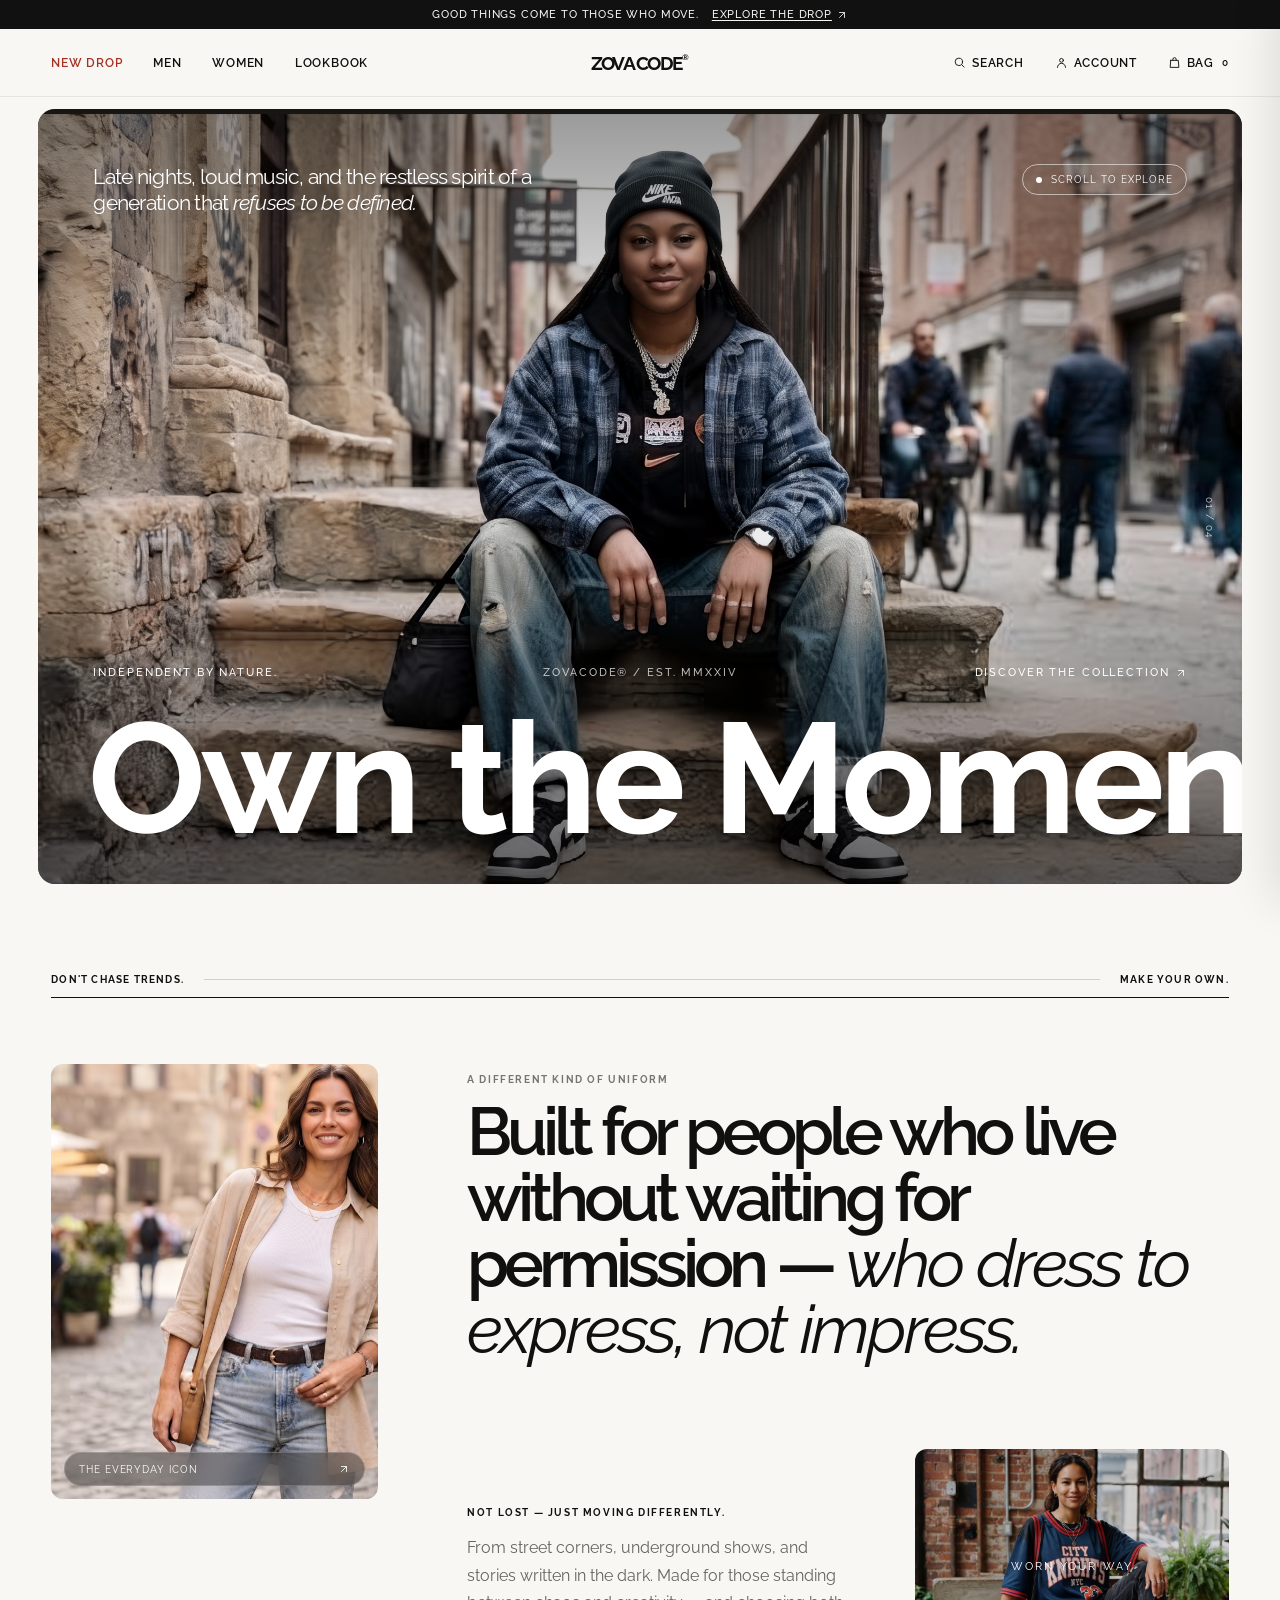
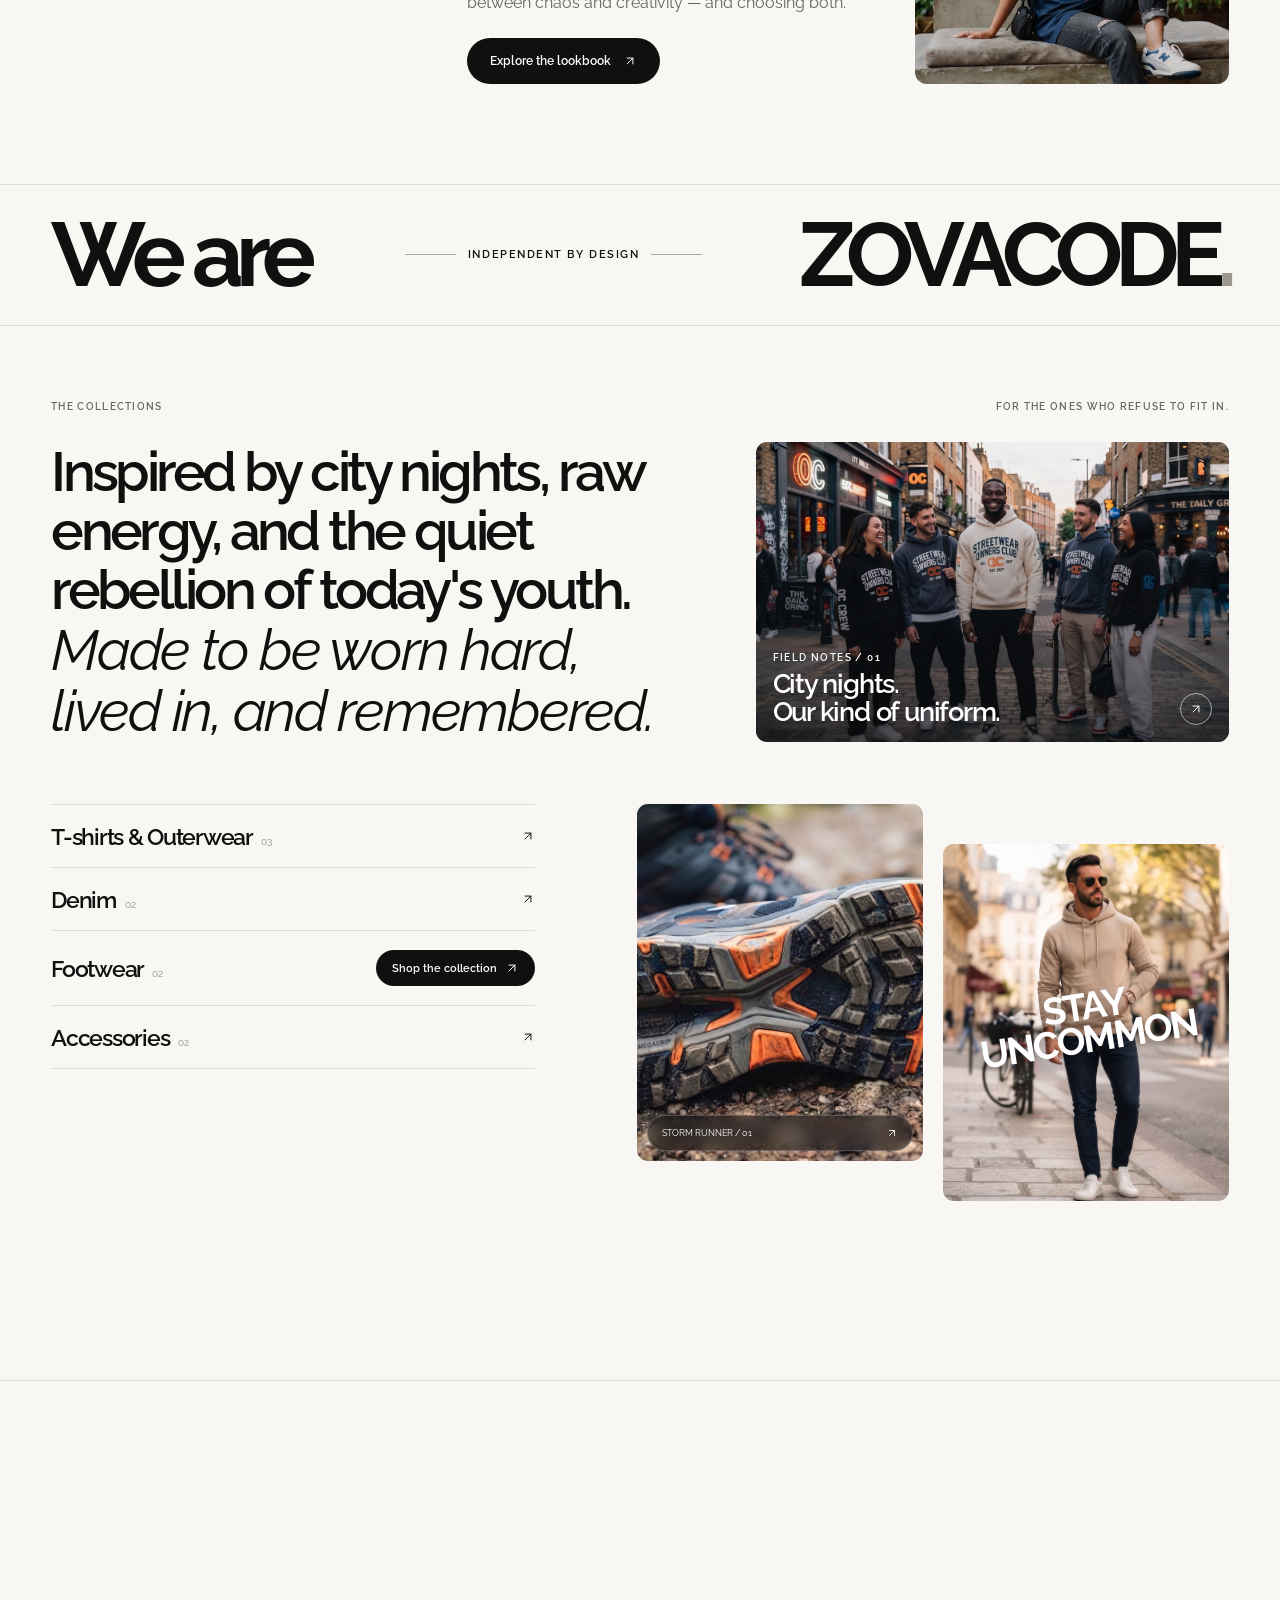
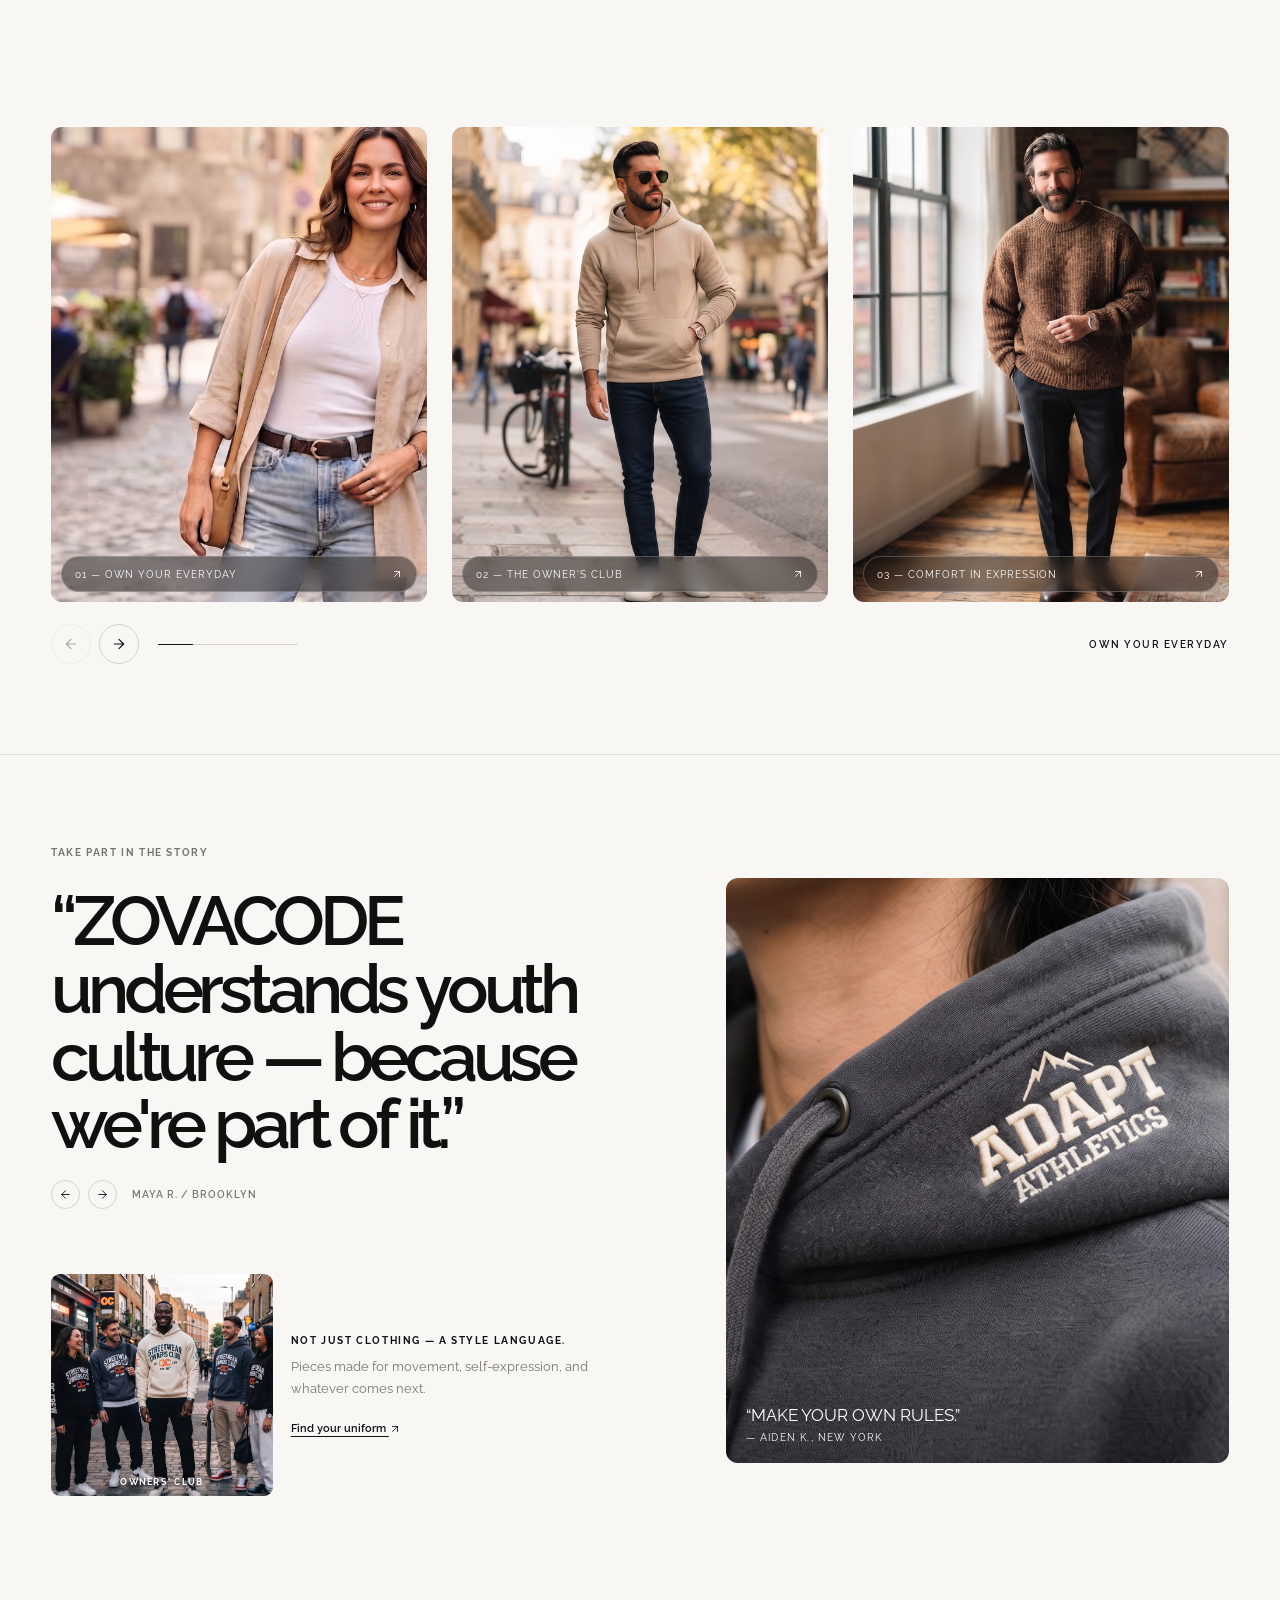
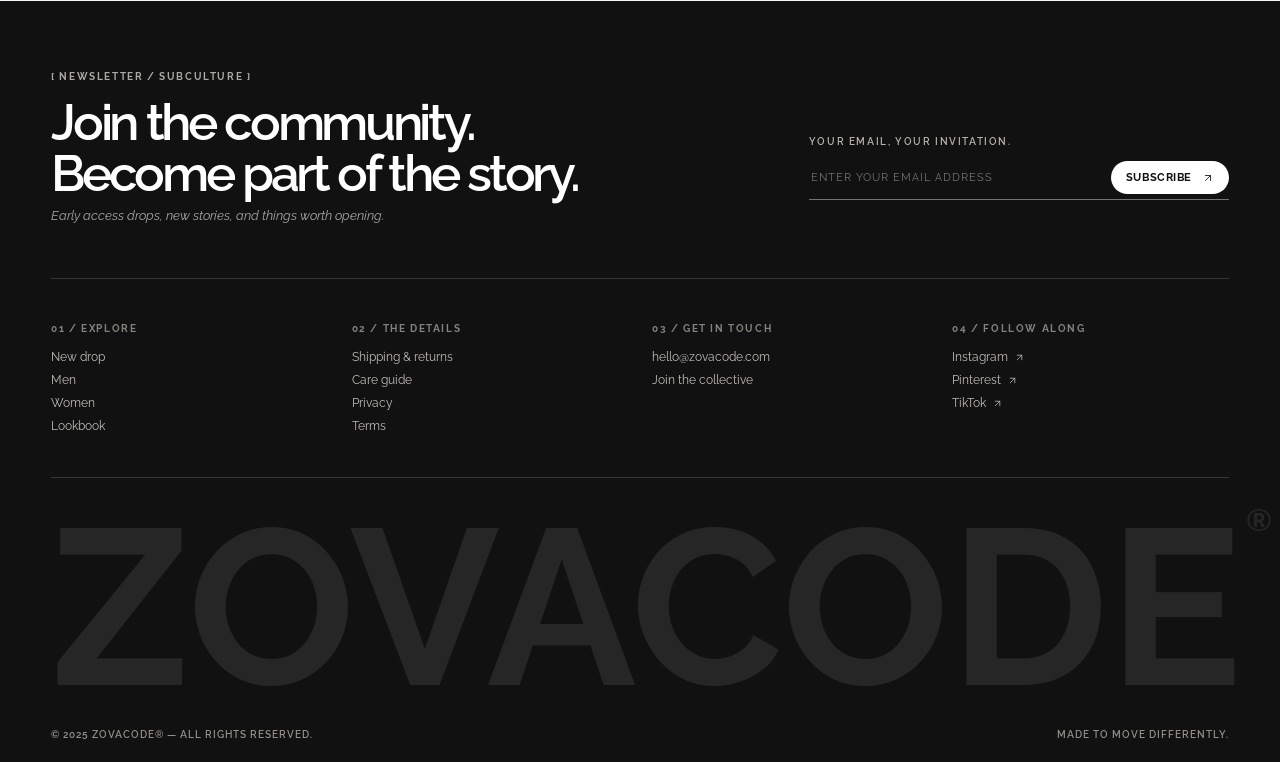
<file: index.html>
<!doctype html>
<html lang="en">
  <head>
    <meta charset="UTF-8" />
    <meta name="viewport" content="width=device-width, initial-scale=1.0" />
    <meta
      name="description"
      content="ZOVACODE — streetwear for people who move differently. Explore the latest collection and find your frequency."
    />
    <meta name="theme-color" content="#f8f7f4" />
    <title>ZOVACODE® — Own the Moment</title>
    <link rel="preconnect" href="https://fonts.googleapis.com" />
    <link rel="preconnect" href="https://fonts.gstatic.com" crossorigin />
    <link
      href="https://fonts.googleapis.com/css2?family=Raleway:ital,wght@0,400;0,500;0,600;0,700;1,400;1,500;1,600;1,700&display=swap"
      rel="stylesheet"
    />
    <link rel="stylesheet" href="style.css?v=hero-video-1" />
    <script src="app.js?v=hero-video-1" defer></script>
  </head>
  <body>
    <svg class="icon-library" aria-hidden="true" focusable="false" xmlns="http://www.w3.org/2000/svg">
      <symbol id="icon-arrow-up-right" viewBox="0 0 24 24"><path d="M7 17 17 7M7 7h10v10" /></symbol>
      <symbol id="icon-arrow-left" viewBox="0 0 24 24"><path d="M19 12H5m7 7-7-7 7-7" /></symbol>
      <symbol id="icon-arrow-right" viewBox="0 0 24 24"><path d="M5 12h14m-7-7 7 7-7 7" /></symbol>
      <symbol id="icon-bag" viewBox="0 0 24 24"><path d="M5 8h14l1 13H4L5 8Z" /><path d="M9 8V6a3 3 0 0 1 6 0v2" /></symbol>
      <symbol id="icon-search" viewBox="0 0 24 24"><circle cx="10.8" cy="10.8" r="6.8" /><path d="m16 16 4.5 4.5" /></symbol>
      <symbol id="icon-user" viewBox="0 0 24 24"><circle cx="12" cy="8" r="3.5" /><path d="M4.5 21a7.5 7.5 0 0 1 15 0" /></symbol>
      <symbol id="icon-menu" viewBox="0 0 24 24"><path d="M4 7h16M4 12h16M4 17h16" /></symbol>
      <symbol id="icon-x" viewBox="0 0 24 24"><path d="m18 6-12 12M6 6l12 12" /></symbol>
      <symbol id="icon-plus" viewBox="0 0 24 24"><path d="M12 5v14M5 12h14" /></symbol>
      <symbol id="icon-minus" viewBox="0 0 24 24"><path d="M5 12h14" /></symbol>
    </svg>

    <div class="announcement">
      <p>GOOD THINGS COME TO THOSE WHO MOVE. <a href="#collections">EXPLORE THE DROP <svg class="icon icon-arrow" aria-hidden="true"><use href="#icon-arrow-up-right" /></svg></a></p>
    </div>

    <header class="site-header">
      <div class="header-inner">
        <button class="menu-toggle icon-button" type="button" aria-label="Open menu" aria-expanded="false" aria-controls="primary-nav">
          <svg class="icon menu-open-icon" aria-hidden="true"><use href="#icon-menu" /></svg>
          <svg class="icon menu-close-icon" aria-hidden="true"><use href="#icon-x" /></svg>
        </button>
        <nav class="primary-nav" id="primary-nav" aria-label="Main navigation">
          <a class="sale-link" href="#collections" data-category-link="Sale">New drop</a>
          <a href="men.html">Men</a>
          <a href="women.html">Women</a>
          <a href="#lookbook">Lookbook</a>
          <button class="mobile-account" type="button" data-open-account>Account <svg class="icon icon-arrow" aria-hidden="true"><use href="#icon-arrow-up-right" /></svg></button>
        </nav>
        <a class="wordmark" href="#" aria-label="ZOVACODE home">ZOVA<span>CODE</span><sup>®</sup></a>
        <div class="header-actions">
          <button class="text-button search-trigger" type="button" data-open-search><svg class="icon" aria-hidden="true"><use href="#icon-search" /></svg>Search</button>
          <button class="text-button account-trigger" type="button" data-open-account><svg class="icon" aria-hidden="true"><use href="#icon-user" /></svg>Account</button>
          <button class="text-button cart-trigger" type="button" data-open-cart><svg class="icon" aria-hidden="true"><use href="#icon-bag" /></svg>Bag <span class="cart-count" aria-live="polite">0</span></button>
        </div>
      </div>
    </header>

    <main>
      <section class="hero page-gutter" aria-labelledby="hero-title">
        <div class="hero-card">
          <video class="hero-video" autoplay muted loop playsinline preload="metadata" poster="assets/hero-city.jpg" aria-hidden="true">
            <source src="assets/hero-streetwear.mp4" type="video/mp4" />
          </video>
          <div class="hero-shade"></div>
          <div class="hero-top">
            <p>Late nights, loud music, and the restless spirit of a generation that <em>refuses to be defined.</em></p>
            <a class="scroll-pill" href="#manifesto"><span class="scroll-dot"></span> Scroll to explore</a>
          </div>
          <div class="hero-meta">
            <span>Independent by nature.</span>
            <span class="hero-edition">ZOVACODE® / EST. MMXXIV</span>
            <a href="#collections">Discover the collection <svg class="icon icon-arrow" aria-hidden="true"><use href="#icon-arrow-up-right" /></svg></a>
          </div>
          <h1 id="hero-title">Own the<br class="mobile-break" /> Moment<span>.</span></h1>
          <span class="hero-index" aria-hidden="true">01 / 04</span>
        </div>
      </section>

      <section class="manifesto section-wrap" id="manifesto">
        <div class="section-rule">
          <span>DON'T CHASE TRENDS.</span>
          <span class="rule-line"></span>
          <span>MAKE YOUR OWN.</span>
        </div>
        <div class="manifesto-grid">
          <figure class="image-frame manifesto-portrait reveal">
            <img
              src="assets/manifesto-knit.jpg"
              alt="A woman in layered neutral streetwear on a city street"
              loading="lazy"
            />
            <figcaption class="image-caption"><span>THE EVERYDAY ICON</span><svg class="icon icon-arrow" aria-hidden="true"><use href="#icon-arrow-up-right" /></svg></figcaption>
          </figure>
          <div class="manifesto-copy">
            <p class="eyebrow">A DIFFERENT KIND OF UNIFORM</p>
            <h2>Built for <span class="word-hover-image" tabindex="0"><span class="word-hover-label">people</span><span class="word-hover-card" aria-hidden="true"><img src="assets/manifesto-knit.jpg" alt="" /><span>WORN YOUR WAY</span></span></span> who live without waiting for <span class="word-hover-image word-hover-image-permission" tabindex="0"><span class="word-hover-label">permission</span><span class="word-hover-card" aria-hidden="true"><img src="assets/city-look.jpg" alt="" /><span>MOVE DIFFERENTLY</span></span></span> — <em>who dress to express, not <span class="word-hover-image word-hover-image-impress" tabindex="0"><span class="word-hover-label">impress</span><span class="word-hover-card" aria-hidden="true"><img src="assets/manifesto-streetwear.jpg" alt="" /><span>MAKE IT YOURS</span></span></span>.</em></h2>
            <div class="manifesto-bottom">
              <div class="manifesto-note">
                <p class="eyebrow">NOT LOST — JUST MOVING DIFFERENTLY.</p>
                <p>From street corners, underground shows, and stories written in the dark. Made for those standing between chaos and creativity — and choosing both.</p>
                <a class="pill-button pill-dark" href="#lookbook">Explore the lookbook <svg class="icon icon-arrow" aria-hidden="true"><use href="#icon-arrow-up-right" /></svg></a>
              </div>
              <figure class="image-frame manifesto-secondary">
                <img
                  src="assets/manifesto-streetwear.jpg"
                  alt="A woman in a graphic blue jersey and relaxed jeans"
                  loading="lazy"
                />
                <figcaption class="secondary-mark">WORN YOUR WAY</figcaption>
              </figure>
            </div>
          </div>
        </div>
      </section>

      <section class="manifesto-banner" aria-label="Brand manifesto">
        <span>We are</span>
        <span class="banner-center"><i></i> Independent by design <i></i></span>
        <span>ZOVACODE<span class="banner-period">.</span></span>
      </section>

      <section class="collections section-wrap" id="collections">
        <div class="section-kicker"><span>THE COLLECTIONS</span><span>FOR THE ONES WHO REFUSE TO FIT IN.</span></div>
        <div class="collections-heading">
          <h2>Inspired by city nights, raw energy, and the quiet rebellion of today's youth. <em>Made to be worn hard, lived in, and remembered.</em></h2>
          <a class="collections-feature" href="#lookbook" aria-label="Explore the ZOVACODE Owners' Club lookbook">
            <img src="assets/owners-club.jpg" alt="A group of friends in coordinated streetwear on a city street" loading="lazy" />
            <span class="collections-feature-shade"></span>
            <span class="collections-feature-content">
              <span>FIELD NOTES / 01</span>
              <strong>City nights.<br />Our kind of uniform.</strong>
              <svg class="icon icon-arrow" aria-hidden="true"><use href="#icon-arrow-up-right" /></svg>
            </span>
          </a>
        </div>
        <div class="collection-grid">
          <div class="category-list" role="group" aria-label="Shop by category">
            <button type="button" class="category-row" data-category="T-shirts & Outerwear"><span>T-shirts &amp; Outerwear <small>03</small></span><svg class="icon icon-arrow" aria-hidden="true"><use href="#icon-arrow-up-right" /></svg></button>
            <button type="button" class="category-row" data-category="Denim"><span>Denim <small>02</small></span><svg class="icon icon-arrow" aria-hidden="true"><use href="#icon-arrow-up-right" /></svg></button>
            <button type="button" class="category-row category-featured" data-category="Footwear"><span>Footwear <small>02</small></span><span class="category-cta">Shop the collection <svg class="icon icon-arrow" aria-hidden="true"><use href="#icon-arrow-up-right" /></svg></span></button>
            <button type="button" class="category-row" data-category="Accessories"><span>Accessories <small>02</small></span><svg class="icon icon-arrow" aria-hidden="true"><use href="#icon-arrow-up-right" /></svg></button>
            <p class="category-footnote">FIND YOUR FIT. KEEP YOUR EDGE.</p>
            <article class="category-promo">
              <img src="assets/hoodie-detail.jpg" alt="Close detail of a heavyweight graphic hoodie" loading="lazy" />
              <div class="category-promo-copy">
                <p class="eyebrow">THE DAILY ROTATION</p>
                <strong>Made for movement. Kept for the stories.</strong>
                <a class="text-link" href="#lookbook">Explore the lookbook <svg class="icon icon-arrow" aria-hidden="true"><use href="#icon-arrow-up-right" /></svg></a>
              </div>
            </article>
          </div>
          <div class="collection-visuals">
            <a class="collection-photo collection-photo-tall" href="#lookbook" aria-label="Explore the Storm Runner" data-collection-photo="0">
              <img src="assets/storm-runner.jpg" alt="Close detail of a chunky technical sneaker" loading="lazy" />
              <span class="photo-label"><span data-collection-photo-label>Storm Runner / 01</span><svg class="icon icon-arrow" aria-hidden="true"><use href="#icon-arrow-up-right" /></svg></span>
            </a>
            <a class="collection-photo collection-photo-offset" href="#lookbook" aria-label="Explore the streetwear collection" data-collection-photo="1">
              <img src="assets/city-look.jpg" alt="A complete streetwear look, styled for the city" loading="lazy" />
              <span class="collection-stamp">STAY<br />UNCOMMON</span>
            </a>
            <p class="collection-caption">Originality is louder than the crowd.<br /><span>Pieces for the in-between moments.</span></p>
          </div>
        </div>
      </section>

      <section class="lookbook section-wrap" id="lookbook">
        <div class="lookbook-heading">
          <h2>Find your style —<br />find your frequency.</h2>
          <div class="lookbook-intro">
            <div><p class="eyebrow">THE YOUTH COLLECTIVE</p><p>Musicians, skaters, designers, photographers, dreamers, and rebels. There's room for you in the story.</p></div>
            <a class="pill-button pill-outline" href="#community">Meet the collective <svg class="icon icon-arrow" aria-hidden="true"><use href="#icon-arrow-up-right" /></svg></a>
          </div>
        </div>
        <div class="lookbook-grid" id="lookbook-track" role="region" aria-label="Lookbook collection" aria-roledescription="carousel" tabindex="0">
          <figure class="look-card look-card-one" role="group" aria-roledescription="slide" aria-label="1 of 6">
            <img src="assets/lookbook-everyday.jpg" alt="Everyday layers for a late afternoon in the city" loading="lazy" />
            <figcaption><span>01 — OWN YOUR EVERYDAY</span><svg class="icon icon-arrow" aria-hidden="true"><use href="#icon-arrow-up-right" /></svg></figcaption>
          </figure>
          <figure class="look-card look-card-two" role="group" aria-roledescription="slide" aria-label="2 of 6">
            <img src="assets/lookbook-club.jpg" alt="A model in a neutral hoodie walking through the city" loading="lazy" />
            <figcaption><span>02 — THE OWNER'S CLUB</span><svg class="icon icon-arrow" aria-hidden="true"><use href="#icon-arrow-up-right" /></svg></figcaption>
          </figure>
          <figure class="look-card look-card-three" role="group" aria-roledescription="slide" aria-label="3 of 6">
            <img src="assets/lookbook-knit.jpg" alt="Warm knitwear meets a refined, relaxed fit" loading="lazy" />
            <figcaption><span>03 — COMFORT IN EXPRESSION</span><svg class="icon icon-arrow" aria-hidden="true"><use href="#icon-arrow-up-right" /></svg></figcaption>
          </figure>
          <figure class="look-card look-card-four" role="group" aria-roledescription="slide" aria-label="4 of 6">
            <img src="assets/owners-club.jpg" alt="A group of friends in coordinated streetwear on a city street" loading="lazy" />
            <figcaption><span>04 — STREETWEAR, TOGETHER</span><svg class="icon icon-arrow" aria-hidden="true"><use href="#icon-arrow-up-right" /></svg></figcaption>
          </figure>
          <figure class="look-card look-card-five" role="group" aria-roledescription="slide" aria-label="5 of 6">
            <img src="assets/hero-city.jpg" alt="A woman in layered streetwear sitting on city steps" loading="lazy" />
            <figcaption><span>05 — OWN THE CITY</span><svg class="icon icon-arrow" aria-hidden="true"><use href="#icon-arrow-up-right" /></svg></figcaption>
          </figure>
          <figure class="look-card look-card-six" role="group" aria-roledescription="slide" aria-label="6 of 6">
            <img src="assets/manifesto-streetwear.jpg" alt="A woman wearing a graphic blue jersey with relaxed streetwear" loading="lazy" />
            <figcaption><span>06 — COURT TO CONCRETE</span><svg class="icon icon-arrow" aria-hidden="true"><use href="#icon-arrow-up-right" /></svg></figcaption>
          </figure>
        </div>
        <div class="lookbook-progress">
          <div class="lookbook-slider-controls" role="group" aria-label="Lookbook controls">
            <button type="button" data-lookbook-step="-1" aria-label="Previous lookbook items" aria-controls="lookbook-track" disabled><svg class="icon" aria-hidden="true"><use href="#icon-arrow-left" /></svg></button>
            <button type="button" data-lookbook-step="1" aria-label="Next lookbook items" aria-controls="lookbook-track"><svg class="icon" aria-hidden="true"><use href="#icon-arrow-right" /></svg></button>
          </div>
          <div class="lookbook-progress-track" role="progressbar" aria-label="Lookbook position" aria-valuemin="0" aria-valuemax="100" aria-valuenow="25" aria-valuetext="Showing items 1 through 3 of 6">
            <span data-lookbook-progress></span>
          </div>
          <p data-lookbook-caption>OWN YOUR EVERYDAY</p>
          <span class="sr-only" data-lookbook-status aria-live="polite">Showing items 1 through 3 of 6</span>
        </div>
      </section>

      <section class="community section-wrap" id="community">
        <div class="community-copy">
          <p class="eyebrow">TAKE PART IN THE STORY</p>
          <div class="quote-block">
            <blockquote id="community-quote">“ZOVACODE understands youth culture — because we're part of it.”</blockquote>
            <div class="quote-controls">
              <button type="button" data-quote-step="-1" aria-label="Previous story"><svg class="icon" aria-hidden="true"><use href="#icon-arrow-left" /></svg></button>
              <button type="button" data-quote-step="1" aria-label="Next story"><svg class="icon" aria-hidden="true"><use href="#icon-arrow-right" /></svg></button>
              <span id="quote-credit">MAYA R. / BROOKLYN</span>
            </div>
          </div>
          <div class="community-note">
            <div class="community-thumb">
              <img src="assets/owners-club.jpg" alt="A group of friends in streetwear gathered on a city street" loading="lazy" />
              <span>OWNERS' CLUB</span>
            </div>
            <div><p class="eyebrow">NOT JUST CLOTHING — A STYLE LANGUAGE.</p><p>Pieces made for movement, self-expression, and whatever comes next.</p><a href="#collections" class="text-link">Find your uniform <svg class="icon icon-arrow" aria-hidden="true"><use href="#icon-arrow-up-right" /></svg></a></div>
          </div>
        </div>
        <figure class="community-feature image-frame">
          <img src="assets/hoodie-detail.jpg" alt="A close-up look at a heavyweight graphic hoodie" loading="lazy" />
          <figcaption>“MAKE YOUR OWN RULES.”<span>— AIDEN K., NEW YORK</span></figcaption>
        </figure>
      </section>
    </main>

    <footer class="site-footer" id="footer">
      <div class="footer-inner">
        <div class="newsletter">
          <div class="newsletter-copy">
            <p class="eyebrow">[ NEWSLETTER / SUBCULTURE ]</p>
            <h2>Join the community.<br />Become part of the story.</h2>
            <p>Early access drops, new stories, and things worth opening.</p>
          </div>
          <form class="newsletter-form" id="newsletter-form">
            <label for="newsletter-email">YOUR EMAIL, YOUR INVITATION.</label>
            <div class="email-row">
              <input id="newsletter-email" name="email" type="email" placeholder="ENTER YOUR EMAIL ADDRESS" autocomplete="email" required />
              <button type="submit">Subscribe <svg class="icon icon-arrow" aria-hidden="true"><use href="#icon-arrow-up-right" /></svg></button>
            </div>
            <p class="form-feedback" id="newsletter-feedback" aria-live="polite"></p>
          </form>
        </div>
        <div class="footer-links">
          <div><p class="eyebrow">01 / EXPLORE</p><a href="#collections" data-category-link="Sale">New drop</a><a href="men.html">Men</a><a href="women.html">Women</a><a href="#lookbook">Lookbook</a></div>
          <div><p class="eyebrow">02 / THE DETAILS</p><a href="mailto:hello@zovacode.com?subject=Shipping%20and%20returns">Shipping &amp; returns</a><a href="mailto:hello@zovacode.com?subject=Product%20care">Care guide</a><a href="mailto:hello@zovacode.com?subject=Privacy%20question">Privacy</a><a href="mailto:hello@zovacode.com?subject=Terms%20question">Terms</a></div>
          <div><p class="eyebrow">03 / GET IN TOUCH</p><a href="mailto:hello@zovacode.com">hello@zovacode.com</a><a href="#community">Join the collective</a></div>
          <div><p class="eyebrow">04 / FOLLOW ALONG</p><a href="https://www.instagram.com/" target="_blank" rel="noreferrer">Instagram <svg class="icon icon-arrow" aria-hidden="true"><use href="#icon-arrow-up-right" /></svg></a><a href="https://www.pinterest.com/" target="_blank" rel="noreferrer">Pinterest <svg class="icon icon-arrow" aria-hidden="true"><use href="#icon-arrow-up-right" /></svg></a><a href="https://www.tiktok.com/" target="_blank" rel="noreferrer">TikTok <svg class="icon icon-arrow" aria-hidden="true"><use href="#icon-arrow-up-right" /></svg></a></div>
        </div>
        <div class="footer-mark" aria-hidden="true">ZOVACODE<span>®</span></div>
        <div class="footer-bottom"><span>© 2025 ZOVACODE® — ALL RIGHTS RESERVED.</span><span>MADE TO MOVE DIFFERENTLY.</span></div>
      </div>
    </footer>

    <div class="overlay" data-overlay hidden></div>
    <aside class="cart-drawer" id="cart-drawer" aria-label="Shopping bag" aria-hidden="true">
      <div class="drawer-header"><div><p class="eyebrow">YOUR EDIT</p><h2>Your bag <span class="drawer-count">(0)</span></h2></div><button class="close-button" type="button" data-close aria-label="Close shopping bag"><svg class="icon" aria-hidden="true"><use href="#icon-x" /></svg></button></div>
      <div class="cart-items" id="cart-items"></div>
      <div class="empty-cart" id="empty-cart"><svg class="icon empty-bag-icon" aria-hidden="true"><use href="#icon-bag" /></svg><p>Your bag is taking a breather.</p><button class="text-link" type="button" data-close>Explore the collection <svg class="icon icon-arrow" aria-hidden="true"><use href="#icon-arrow-up-right" /></svg></button></div>
      <div class="cart-footer" id="cart-footer" hidden>
        <div class="cart-total"><span>Subtotal</span><strong id="cart-subtotal">$0.00</strong></div>
        <p>Shipping and taxes calculated at checkout.</p>
        <button class="checkout-button" type="button" data-checkout>Continue to checkout <svg class="icon icon-arrow" aria-hidden="true"><use href="#icon-arrow-up-right" /></svg></button>
        <button class="text-link continue-shopping" type="button" data-close>Continue exploring</button>
      </div>
    </aside>

    <dialog class="site-dialog" id="site-dialog" aria-labelledby="dialog-title">
      <form method="dialog" class="dialog-close-form"><button class="close-button" aria-label="Close dialog"><svg class="icon" aria-hidden="true"><use href="#icon-x" /></svg></button></form>
      <div class="dialog-content" id="dialog-content"></div>
    </dialog>
    <div class="toast" id="toast" role="status" aria-live="polite"></div>
  </body>
</html>
</file>
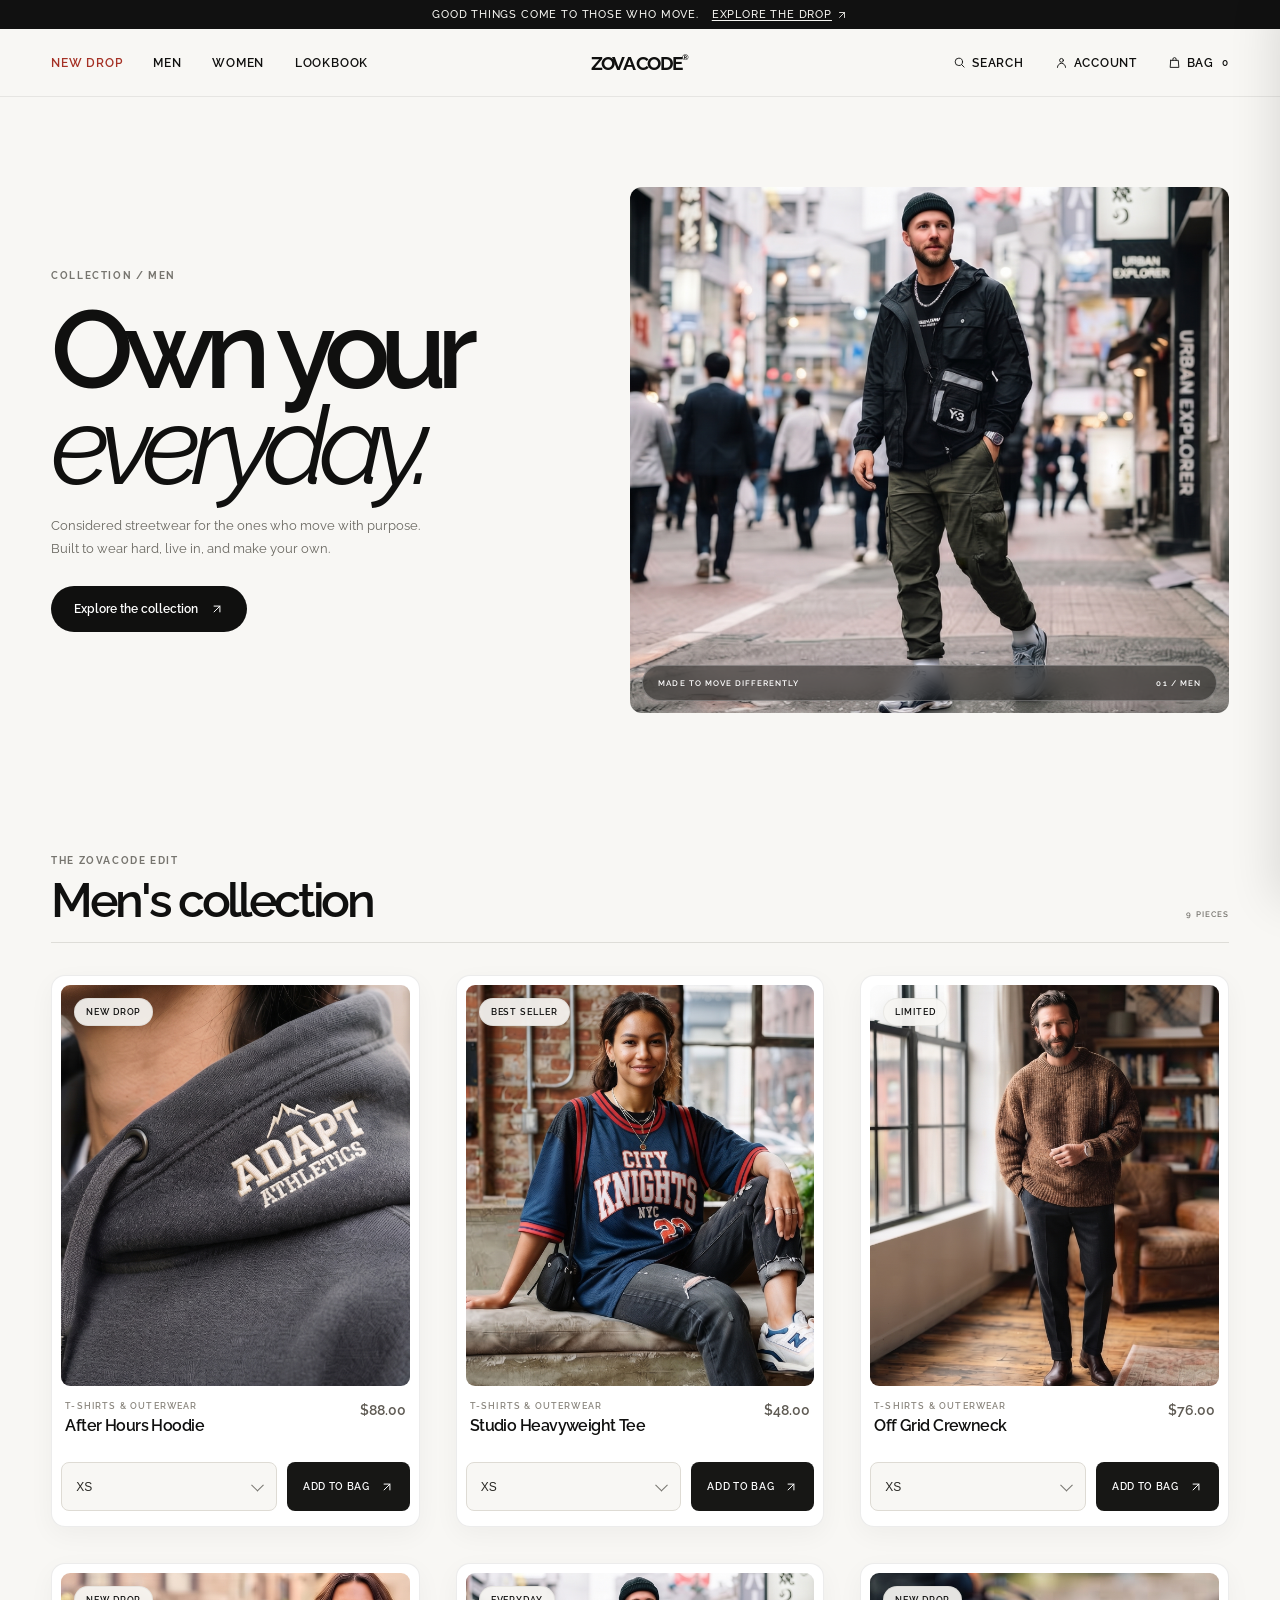
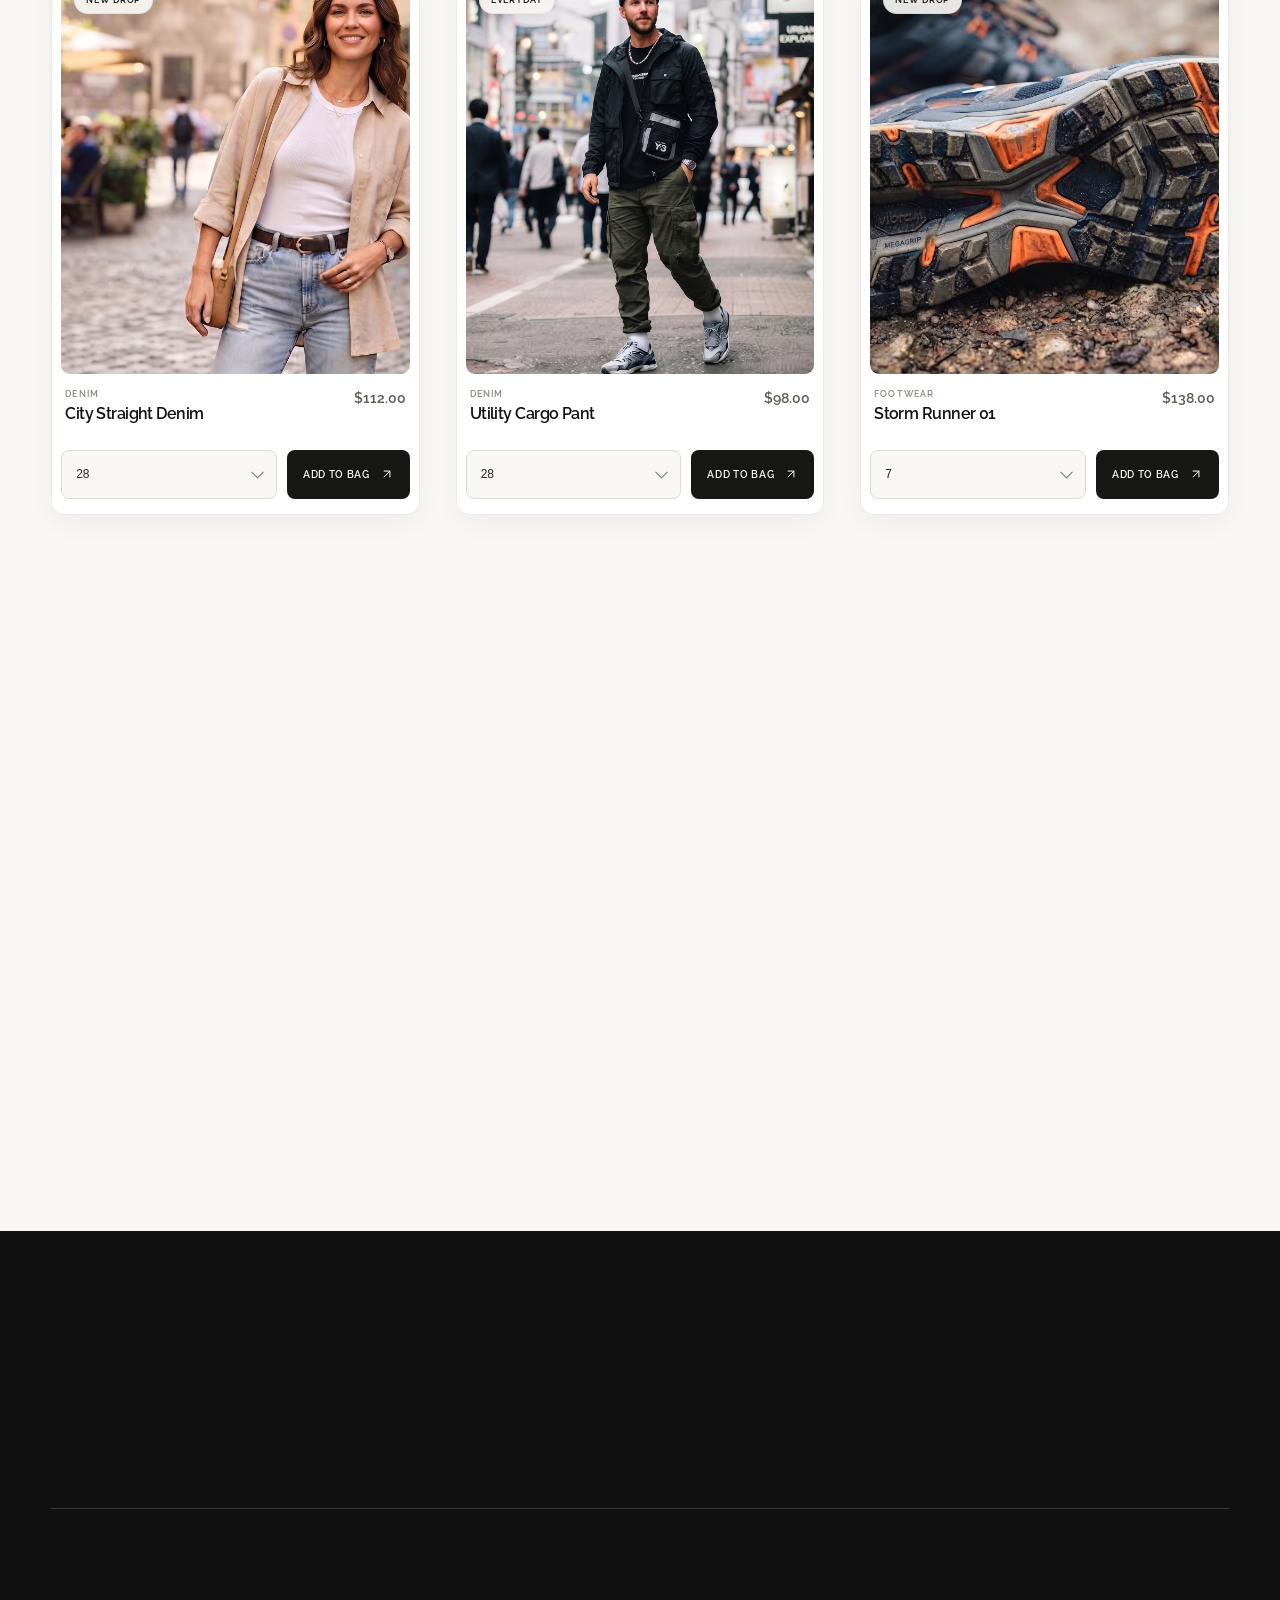
<file: men.html>
<!doctype html>
<html lang="en">
  <head>
    <meta charset="UTF-8" />
    <meta name="viewport" content="width=device-width, initial-scale=1.0" />
    <meta name="description" content="Explore the ZOVACODE men's streetwear collection: considered essentials made to move differently." />
    <meta name="theme-color" content="#f8f7f4" />
    <title>Men's Collection — ZOVACODE®</title>
    <link rel="preconnect" href="https://fonts.googleapis.com" />
    <link rel="preconnect" href="https://fonts.gstatic.com" crossorigin />
    <link href="https://fonts.googleapis.com/css2?family=Raleway:ital,wght@0,400;0,500;0,600;0,700;1,400;1,500;1,600;1,700&display=swap" rel="stylesheet" />
    <link rel="stylesheet" href="style.css?v=hero-video-1" />
    <script src="app.js?v=hero-video-1" defer></script>
  </head>
  <body>
    <svg class="icon-library" aria-hidden="true" focusable="false" xmlns="http://www.w3.org/2000/svg">
      <symbol id="icon-arrow-up-right" viewBox="0 0 24 24"><path d="M7 17 17 7M7 7h10v10" /></symbol>
      <symbol id="icon-arrow-left" viewBox="0 0 24 24"><path d="M19 12H5m7 7-7-7 7-7" /></symbol>
      <symbol id="icon-arrow-right" viewBox="0 0 24 24"><path d="M5 12h14m-7-7 7 7-7 7" /></symbol>
      <symbol id="icon-bag" viewBox="0 0 24 24"><path d="M5 8h14l1 13H4L5 8Z" /><path d="M9 8V6a3 3 0 0 1 6 0v2" /></symbol>
      <symbol id="icon-search" viewBox="0 0 24 24"><circle cx="10.8" cy="10.8" r="6.8" /><path d="m16 16 4.5 4.5" /></symbol>
      <symbol id="icon-user" viewBox="0 0 24 24"><circle cx="12" cy="8" r="3.5" /><path d="M4.5 21a7.5 7.5 0 0 1 15 0" /></symbol>
      <symbol id="icon-menu" viewBox="0 0 24 24"><path d="M4 7h16M4 12h16M4 17h16" /></symbol>
      <symbol id="icon-x" viewBox="0 0 24 24"><path d="m18 6-12 12M6 6l12 12" /></symbol>
      <symbol id="icon-plus" viewBox="0 0 24 24"><path d="M12 5v14M5 12h14" /></symbol>
      <symbol id="icon-minus" viewBox="0 0 24 24"><path d="M5 12h14" /></symbol>
    </svg>

    <div class="announcement">
      <p>GOOD THINGS COME TO THOSE WHO MOVE. <a href="index.html#collections">EXPLORE THE DROP <svg class="icon icon-arrow" aria-hidden="true"><use href="#icon-arrow-up-right" /></svg></a></p>
    </div>

    <header class="site-header">
      <div class="header-inner">
        <button class="menu-toggle icon-button" type="button" aria-label="Open menu" aria-expanded="false" aria-controls="primary-nav">
          <svg class="icon menu-open-icon" aria-hidden="true"><use href="#icon-menu" /></svg>
          <svg class="icon menu-close-icon" aria-hidden="true"><use href="#icon-x" /></svg>
        </button>
        <nav class="primary-nav" id="primary-nav" aria-label="Main navigation">
          <a class="sale-link" href="index.html#collections" data-category-link="Sale">New drop</a>
          <a href="men.html" aria-current="page">Men</a>
          <a href="women.html">Women</a>
          <a href="index.html#lookbook">Lookbook</a>
          <button class="mobile-account" type="button" data-open-account>Account <svg class="icon icon-arrow" aria-hidden="true"><use href="#icon-arrow-up-right" /></svg></button>
        </nav>
        <a class="wordmark" href="index.html" aria-label="ZOVACODE home">ZOVA<span>CODE</span><sup>®</sup></a>
        <div class="header-actions">
          <button class="text-button search-trigger" type="button" data-open-search><svg class="icon" aria-hidden="true"><use href="#icon-search" /></svg>Search</button>
          <button class="text-button account-trigger" type="button" data-open-account><svg class="icon" aria-hidden="true"><use href="#icon-user" /></svg>Account</button>
          <button class="text-button cart-trigger" type="button" data-open-cart><svg class="icon" aria-hidden="true"><use href="#icon-bag" /></svg>Bag <span class="cart-count" aria-live="polite">0</span></button>
        </div>
      </div>
    </header>

    <main class="shop-page section-wrap" data-shop-page="Men">
      <section class="shop-page-hero" aria-labelledby="shop-page-title">
        <div class="shop-page-hero-copy">
          <p class="eyebrow">COLLECTION / MEN</p>
          <h1 id="shop-page-title">Own your<br /><em>everyday.</em></h1>
          <p>Considered streetwear for the ones who move with purpose. Built to wear hard, live in, and make your own.</p>
          <a class="pill-button pill-dark" href="#shop-products">Explore the collection <svg class="icon icon-arrow" aria-hidden="true"><use href="#icon-arrow-up-right" /></svg></a>
        </div>
        <figure class="shop-page-image">
          <img src="assets/city-look.jpg" alt="A man in a black jacket and relaxed cargo pants on a city street" fetchpriority="high" />
          <figcaption><span>MADE TO MOVE DIFFERENTLY</span><span>01 / MEN</span></figcaption>
        </figure>
      </section>

      <section class="shop-page-products" id="shop-products" aria-labelledby="shop-products-title">
        <div class="shop-page-products-heading">
          <div><p class="eyebrow">THE ZOVACODE EDIT</p><h2 id="shop-products-title">Men's collection</h2></div>
          <span data-shop-page-count>0 PIECES</span>
        </div>
        <div class="product-grid product-grid-page" data-shop-page-products></div>
      </section>
    </main>

    <footer class="site-footer" id="footer">
      <div class="footer-inner">
        <div class="newsletter">
          <div class="newsletter-copy">
            <p class="eyebrow">[ NEWSLETTER / SUBCULTURE ]</p>
            <h2>Join the community.<br />Become part of the story.</h2>
            <p>Early access drops, new stories, and things worth opening.</p>
          </div>
          <form class="newsletter-form" id="newsletter-form">
            <label for="newsletter-email">YOUR EMAIL, YOUR INVITATION.</label>
            <div class="email-row">
              <input id="newsletter-email" name="email" type="email" placeholder="ENTER YOUR EMAIL ADDRESS" autocomplete="email" required />
              <button type="submit">Subscribe <svg class="icon icon-arrow" aria-hidden="true"><use href="#icon-arrow-up-right" /></svg></button>
            </div>
            <p class="form-feedback" id="newsletter-feedback" aria-live="polite"></p>
          </form>
        </div>
        <div class="footer-links">
          <div><p class="eyebrow">01 / EXPLORE</p><a href="index.html#collections" data-category-link="Sale">New drop</a><a href="men.html" aria-current="page">Men</a><a href="women.html">Women</a><a href="index.html#lookbook">Lookbook</a></div>
          <div><p class="eyebrow">02 / THE DETAILS</p><a href="mailto:hello@zovacode.com?subject=Shipping%20and%20returns">Shipping &amp; returns</a><a href="mailto:hello@zovacode.com?subject=Product%20care">Care guide</a><a href="mailto:hello@zovacode.com?subject=Privacy%20question">Privacy</a><a href="mailto:hello@zovacode.com?subject=Terms%20question">Terms</a></div>
          <div><p class="eyebrow">03 / GET IN TOUCH</p><a href="mailto:hello@zovacode.com">hello@zovacode.com</a><a href="index.html#community">Join the collective</a></div>
          <div><p class="eyebrow">04 / FOLLOW ALONG</p><a href="https://www.instagram.com/" target="_blank" rel="noreferrer">Instagram <svg class="icon icon-arrow" aria-hidden="true"><use href="#icon-arrow-up-right" /></svg></a><a href="https://www.pinterest.com/" target="_blank" rel="noreferrer">Pinterest <svg class="icon icon-arrow" aria-hidden="true"><use href="#icon-arrow-up-right" /></svg></a><a href="https://www.tiktok.com/" target="_blank" rel="noreferrer">TikTok <svg class="icon icon-arrow" aria-hidden="true"><use href="#icon-arrow-up-right" /></svg></a></div>
        </div>
        <div class="footer-mark" aria-hidden="true">ZOVACODE<span>®</span></div>
        <div class="footer-bottom"><span>© 2025 ZOVACODE® — ALL RIGHTS RESERVED.</span><span>MADE TO MOVE DIFFERENTLY.</span></div>
      </div>
    </footer>

    <div class="overlay" data-overlay hidden></div>
    <aside class="cart-drawer" id="cart-drawer" aria-label="Shopping bag" aria-hidden="true">
      <div class="drawer-header"><div><p class="eyebrow">YOUR EDIT</p><h2>Your bag <span class="drawer-count">(0)</span></h2></div><button class="close-button" type="button" data-close aria-label="Close shopping bag"><svg class="icon" aria-hidden="true"><use href="#icon-x" /></svg></button></div>
      <div class="cart-items" id="cart-items"></div>
      <div class="empty-cart" id="empty-cart"><svg class="icon empty-bag-icon" aria-hidden="true"><use href="#icon-bag" /></svg><p>Your bag is taking a breather.</p><button class="text-link" type="button" data-close>Explore the collection <svg class="icon icon-arrow" aria-hidden="true"><use href="#icon-arrow-up-right" /></svg></button></div>
      <div class="cart-footer" id="cart-footer" hidden>
        <div class="cart-total"><span>Subtotal</span><strong id="cart-subtotal">$0.00</strong></div>
        <p>Shipping and taxes calculated at checkout.</p>
        <button class="checkout-button" type="button" data-checkout>Continue to checkout <svg class="icon icon-arrow" aria-hidden="true"><use href="#icon-arrow-up-right" /></svg></button>
        <button class="text-link continue-shopping" type="button" data-close>Continue exploring</button>
      </div>
    </aside>

    <dialog class="site-dialog" id="site-dialog" aria-labelledby="dialog-title">
      <form method="dialog" class="dialog-close-form"><button class="close-button" aria-label="Close dialog"><svg class="icon" aria-hidden="true"><use href="#icon-x" /></svg></button></form>
      <div class="dialog-content" id="dialog-content"></div>
    </dialog>
    <div class="toast" id="toast" role="status" aria-live="polite"></div>
  </body>
</html>
</file>
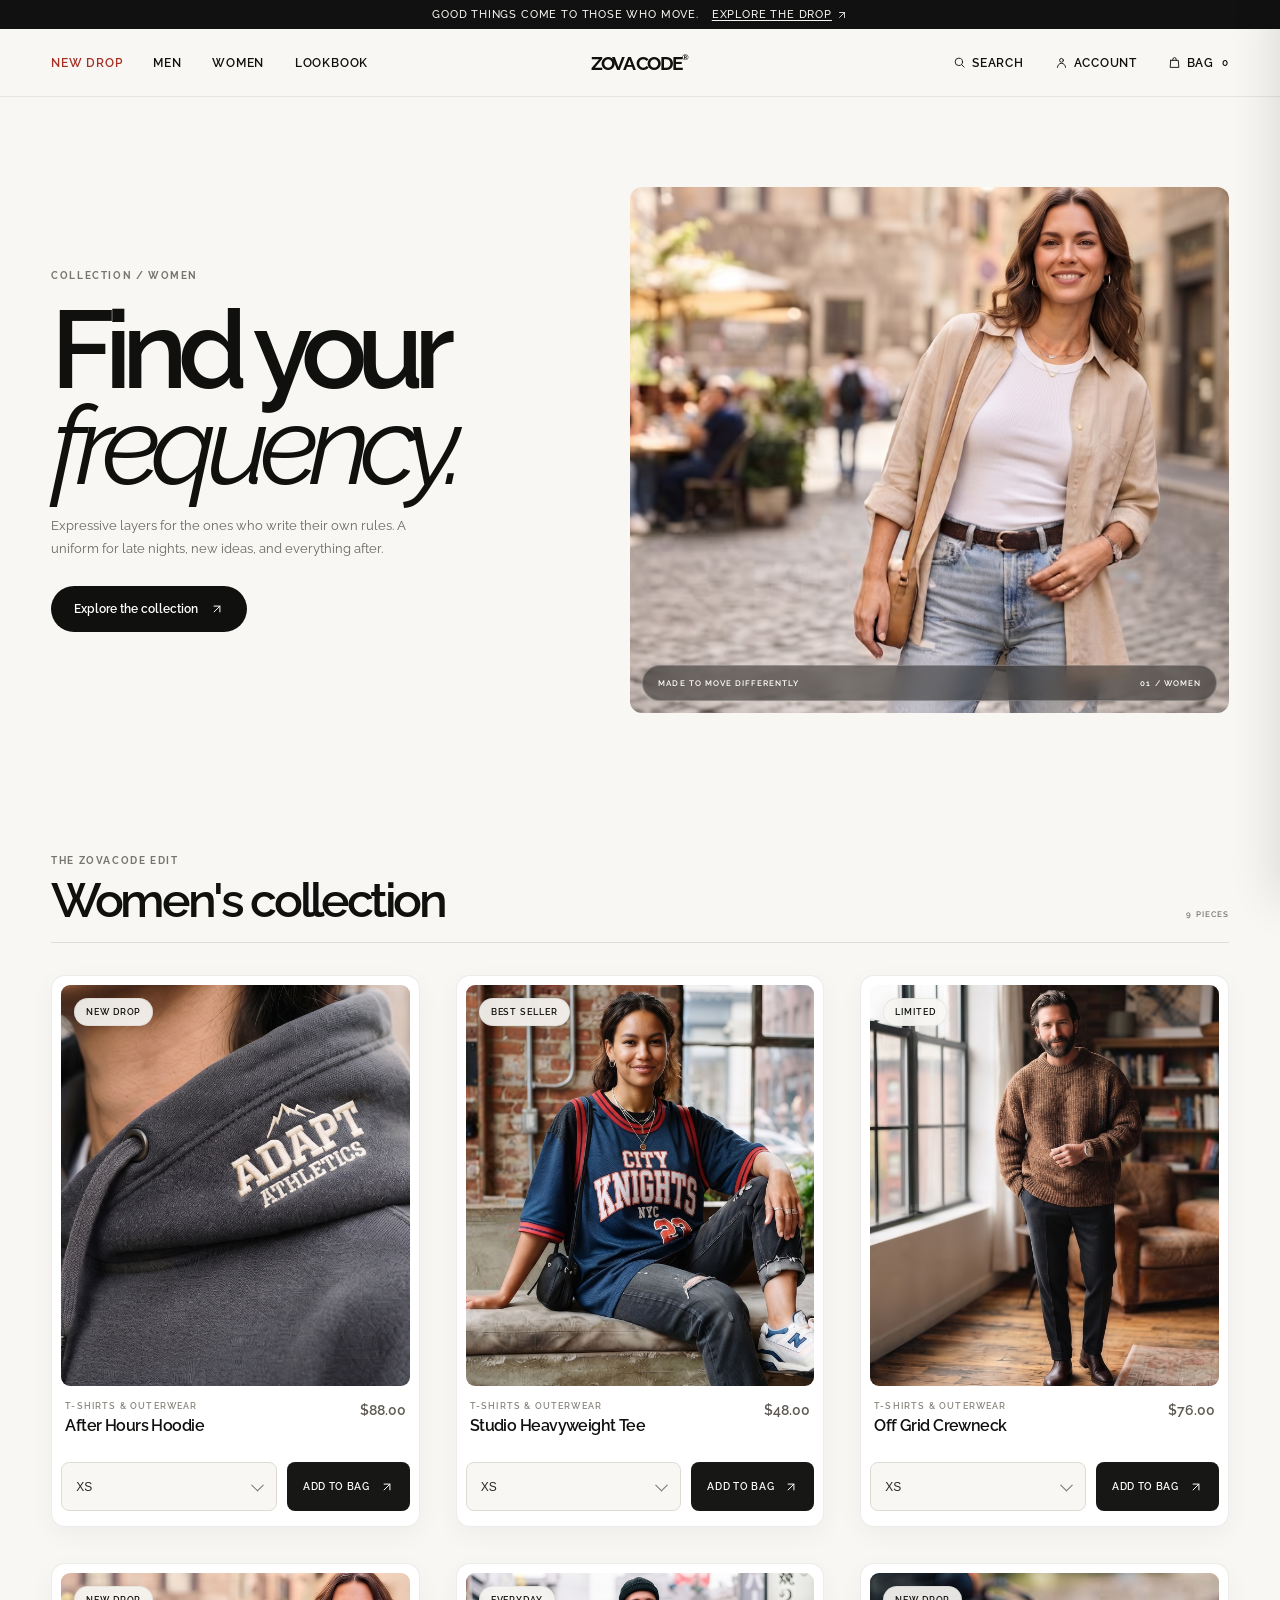
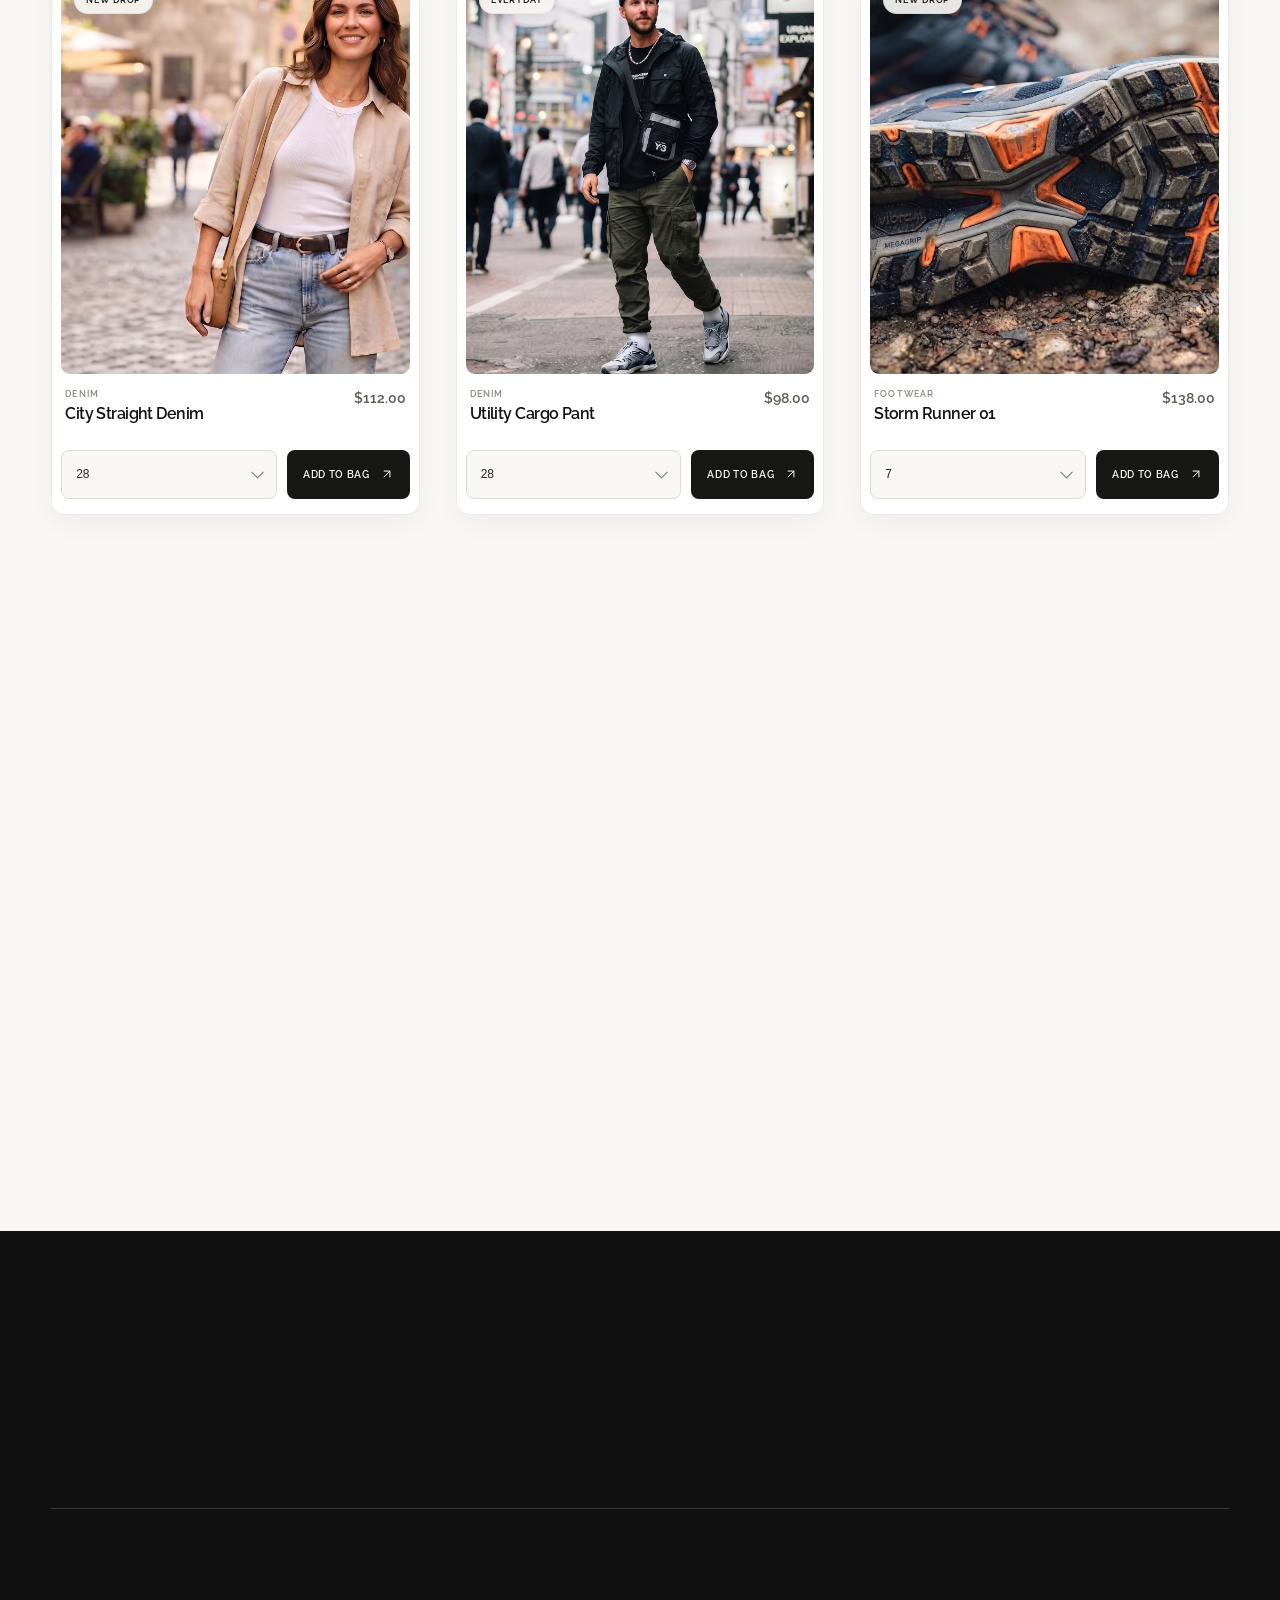
<file: women.html>
<!doctype html>
<html lang="en">
  <head>
    <meta charset="UTF-8" />
    <meta name="viewport" content="width=device-width, initial-scale=1.0" />
    <meta name="description" content="Explore the ZOVACODE women's streetwear collection: considered essentials made to move differently." />
    <meta name="theme-color" content="#f8f7f4" />
    <title>Women's Collection — ZOVACODE®</title>
    <link rel="preconnect" href="https://fonts.googleapis.com" />
    <link rel="preconnect" href="https://fonts.gstatic.com" crossorigin />
    <link href="https://fonts.googleapis.com/css2?family=Raleway:ital,wght@0,400;0,500;0,600;0,700;1,400;1,500;1,600;1,700&display=swap" rel="stylesheet" />
    <link rel="stylesheet" href="style.css?v=hero-video-1" />
    <script src="app.js?v=hero-video-1" defer></script>
  </head>
  <body>
    <svg class="icon-library" aria-hidden="true" focusable="false" xmlns="http://www.w3.org/2000/svg">
      <symbol id="icon-arrow-up-right" viewBox="0 0 24 24"><path d="M7 17 17 7M7 7h10v10" /></symbol>
      <symbol id="icon-arrow-left" viewBox="0 0 24 24"><path d="M19 12H5m7 7-7-7 7-7" /></symbol>
      <symbol id="icon-arrow-right" viewBox="0 0 24 24"><path d="M5 12h14m-7-7 7 7-7 7" /></symbol>
      <symbol id="icon-bag" viewBox="0 0 24 24"><path d="M5 8h14l1 13H4L5 8Z" /><path d="M9 8V6a3 3 0 0 1 6 0v2" /></symbol>
      <symbol id="icon-search" viewBox="0 0 24 24"><circle cx="10.8" cy="10.8" r="6.8" /><path d="m16 16 4.5 4.5" /></symbol>
      <symbol id="icon-user" viewBox="0 0 24 24"><circle cx="12" cy="8" r="3.5" /><path d="M4.5 21a7.5 7.5 0 0 1 15 0" /></symbol>
      <symbol id="icon-menu" viewBox="0 0 24 24"><path d="M4 7h16M4 12h16M4 17h16" /></symbol>
      <symbol id="icon-x" viewBox="0 0 24 24"><path d="m18 6-12 12M6 6l12 12" /></symbol>
      <symbol id="icon-plus" viewBox="0 0 24 24"><path d="M12 5v14M5 12h14" /></symbol>
      <symbol id="icon-minus" viewBox="0 0 24 24"><path d="M5 12h14" /></symbol>
    </svg>

    <div class="announcement">
      <p>GOOD THINGS COME TO THOSE WHO MOVE. <a href="index.html#collections">EXPLORE THE DROP <svg class="icon icon-arrow" aria-hidden="true"><use href="#icon-arrow-up-right" /></svg></a></p>
    </div>

    <header class="site-header">
      <div class="header-inner">
        <button class="menu-toggle icon-button" type="button" aria-label="Open menu" aria-expanded="false" aria-controls="primary-nav">
          <svg class="icon menu-open-icon" aria-hidden="true"><use href="#icon-menu" /></svg>
          <svg class="icon menu-close-icon" aria-hidden="true"><use href="#icon-x" /></svg>
        </button>
        <nav class="primary-nav" id="primary-nav" aria-label="Main navigation">
          <a class="sale-link" href="index.html#collections" data-category-link="Sale">New drop</a>
          <a href="men.html">Men</a>
          <a href="women.html" aria-current="page">Women</a>
          <a href="index.html#lookbook">Lookbook</a>
          <button class="mobile-account" type="button" data-open-account>Account <svg class="icon icon-arrow" aria-hidden="true"><use href="#icon-arrow-up-right" /></svg></button>
        </nav>
        <a class="wordmark" href="index.html" aria-label="ZOVACODE home">ZOVA<span>CODE</span><sup>®</sup></a>
        <div class="header-actions">
          <button class="text-button search-trigger" type="button" data-open-search><svg class="icon" aria-hidden="true"><use href="#icon-search" /></svg>Search</button>
          <button class="text-button account-trigger" type="button" data-open-account><svg class="icon" aria-hidden="true"><use href="#icon-user" /></svg>Account</button>
          <button class="text-button cart-trigger" type="button" data-open-cart><svg class="icon" aria-hidden="true"><use href="#icon-bag" /></svg>Bag <span class="cart-count" aria-live="polite">0</span></button>
        </div>
      </div>
    </header>

    <main class="shop-page section-wrap" data-shop-page="Women">
      <section class="shop-page-hero" aria-labelledby="shop-page-title">
        <div class="shop-page-hero-copy">
          <p class="eyebrow">COLLECTION / WOMEN</p>
          <h1 id="shop-page-title">Find your<br /><em>frequency.</em></h1>
          <p>Expressive layers for the ones who write their own rules. A uniform for late nights, new ideas, and everything after.</p>
          <a class="pill-button pill-dark" href="#shop-products">Explore the collection <svg class="icon icon-arrow" aria-hidden="true"><use href="#icon-arrow-up-right" /></svg></a>
        </div>
        <figure class="shop-page-image">
          <img src="assets/manifesto-knit.jpg" alt="A woman in layered neutral streetwear on a city street" fetchpriority="high" />
          <figcaption><span>MADE TO MOVE DIFFERENTLY</span><span>01 / WOMEN</span></figcaption>
        </figure>
      </section>

      <section class="shop-page-products" id="shop-products" aria-labelledby="shop-products-title">
        <div class="shop-page-products-heading">
          <div><p class="eyebrow">THE ZOVACODE EDIT</p><h2 id="shop-products-title">Women's collection</h2></div>
          <span data-shop-page-count>0 PIECES</span>
        </div>
        <div class="product-grid product-grid-page" data-shop-page-products></div>
      </section>
    </main>

    <footer class="site-footer" id="footer">
      <div class="footer-inner">
        <div class="newsletter">
          <div class="newsletter-copy">
            <p class="eyebrow">[ NEWSLETTER / SUBCULTURE ]</p>
            <h2>Join the community.<br />Become part of the story.</h2>
            <p>Early access drops, new stories, and things worth opening.</p>
          </div>
          <form class="newsletter-form" id="newsletter-form">
            <label for="newsletter-email">YOUR EMAIL, YOUR INVITATION.</label>
            <div class="email-row">
              <input id="newsletter-email" name="email" type="email" placeholder="ENTER YOUR EMAIL ADDRESS" autocomplete="email" required />
              <button type="submit">Subscribe <svg class="icon icon-arrow" aria-hidden="true"><use href="#icon-arrow-up-right" /></svg></button>
            </div>
            <p class="form-feedback" id="newsletter-feedback" aria-live="polite"></p>
          </form>
        </div>
        <div class="footer-links">
          <div><p class="eyebrow">01 / EXPLORE</p><a href="index.html#collections" data-category-link="Sale">New drop</a><a href="men.html">Men</a><a href="women.html" aria-current="page">Women</a><a href="index.html#lookbook">Lookbook</a></div>
          <div><p class="eyebrow">02 / THE DETAILS</p><a href="mailto:hello@zovacode.com?subject=Shipping%20and%20returns">Shipping &amp; returns</a><a href="mailto:hello@zovacode.com?subject=Product%20care">Care guide</a><a href="mailto:hello@zovacode.com?subject=Privacy%20question">Privacy</a><a href="mailto:hello@zovacode.com?subject=Terms%20question">Terms</a></div>
          <div><p class="eyebrow">03 / GET IN TOUCH</p><a href="mailto:hello@zovacode.com">hello@zovacode.com</a><a href="index.html#community">Join the collective</a></div>
          <div><p class="eyebrow">04 / FOLLOW ALONG</p><a href="https://www.instagram.com/" target="_blank" rel="noreferrer">Instagram <svg class="icon icon-arrow" aria-hidden="true"><use href="#icon-arrow-up-right" /></svg></a><a href="https://www.pinterest.com/" target="_blank" rel="noreferrer">Pinterest <svg class="icon icon-arrow" aria-hidden="true"><use href="#icon-arrow-up-right" /></svg></a><a href="https://www.tiktok.com/" target="_blank" rel="noreferrer">TikTok <svg class="icon icon-arrow" aria-hidden="true"><use href="#icon-arrow-up-right" /></svg></a></div>
        </div>
        <div class="footer-mark" aria-hidden="true">ZOVACODE<span>®</span></div>
        <div class="footer-bottom"><span>© 2025 ZOVACODE® — ALL RIGHTS RESERVED.</span><span>MADE TO MOVE DIFFERENTLY.</span></div>
      </div>
    </footer>

    <div class="overlay" data-overlay hidden></div>
    <aside class="cart-drawer" id="cart-drawer" aria-label="Shopping bag" aria-hidden="true">
      <div class="drawer-header"><div><p class="eyebrow">YOUR EDIT</p><h2>Your bag <span class="drawer-count">(0)</span></h2></div><button class="close-button" type="button" data-close aria-label="Close shopping bag"><svg class="icon" aria-hidden="true"><use href="#icon-x" /></svg></button></div>
      <div class="cart-items" id="cart-items"></div>
      <div class="empty-cart" id="empty-cart"><svg class="icon empty-bag-icon" aria-hidden="true"><use href="#icon-bag" /></svg><p>Your bag is taking a breather.</p><button class="text-link" type="button" data-close>Explore the collection <svg class="icon icon-arrow" aria-hidden="true"><use href="#icon-arrow-up-right" /></svg></button></div>
      <div class="cart-footer" id="cart-footer" hidden>
        <div class="cart-total"><span>Subtotal</span><strong id="cart-subtotal">$0.00</strong></div>
        <p>Shipping and taxes calculated at checkout.</p>
        <button class="checkout-button" type="button" data-checkout>Continue to checkout <svg class="icon icon-arrow" aria-hidden="true"><use href="#icon-arrow-up-right" /></svg></button>
        <button class="text-link continue-shopping" type="button" data-close>Continue exploring</button>
      </div>
    </aside>

    <dialog class="site-dialog" id="site-dialog" aria-labelledby="dialog-title">
      <form method="dialog" class="dialog-close-form"><button class="close-button" aria-label="Close dialog"><svg class="icon" aria-hidden="true"><use href="#icon-x" /></svg></button></form>
      <div class="dialog-content" id="dialog-content"></div>
    </dialog>
    <div class="toast" id="toast" role="status" aria-live="polite"></div>
  </body>
</html>
</file>
<file: style.css>
:root {
  color-scheme: light;
  --paper: #f8f7f4;
  --ink: #10100f;
  --muted: #77756f;
  --line: #deddd8;
  --serif: "Raleway", Arial, sans-serif;
  --sans: "Raleway", Arial, sans-serif;
  --display: "Raleway", var(--sans);
  --gutter: clamp(20px, 4vw, 64px);
  --ease: cubic-bezier(.2, .75, .25, 1);
}

* { box-sizing: border-box; }
html { scroll-behavior: smooth; scroll-padding-top: 86px; }
.icon-library { position: absolute; width: 0; height: 0; overflow: hidden; }
.icon { display: inline-block; width: 14px; height: 14px; flex: 0 0 auto; fill: none; stroke: currentColor; stroke-width: 1.7; stroke-linecap: round; stroke-linejoin: round; vertical-align: middle; }
.icon-arrow { width: 12px; height: 12px; transition: transform .25s ease; }
.pill-button .icon-arrow, .category-cta .icon-arrow { width: 14px; height: 14px; }
.pill-button:hover .icon-arrow, .text-link:hover .icon-arrow, .announcement a:hover .icon-arrow { transform: translate(2px,-2px); }
body {
  margin: 0;
  background: var(--paper);
  color: var(--ink);
  font-family: var(--sans);
  font-size: 20px;
  -webkit-font-smoothing: antialiased;
  text-rendering: optimizeLegibility;
  overflow-x: hidden;
}
body.is-locked { overflow: hidden; }
button, input { font: inherit; }
button, a { -webkit-tap-highlight-color: transparent; }
button { color: inherit; }
a { color: inherit; text-decoration: none; }
img { display: block; width: 100%; }
figure, p, h1, h2, blockquote { margin: 0; }
button:focus-visible, a:focus-visible, input:focus-visible { outline: 2px solid #9a6e3d; outline-offset: 4px; }
::selection { color: white; background: #171716; }

.announcement {
  height: 29px;
  display: grid;
  place-items: center;
  padding: 0 12px;
  background: #111;
  color: #f7f6f2;
  font-size: 11px;
  font-weight: 500;
  letter-spacing: .075em;
  text-align: center;
}
.announcement a { display: inline-flex; align-items: center; gap: 4px; margin-left: 9px; text-decoration: underline; text-underline-offset: 2px; }

.site-header {
  position: sticky;
  z-index: 20;
  top: 0;
  height: 68px;
  background: rgba(248, 247, 244, .94);
  border-bottom: 1px solid rgba(16, 16, 15, .08);
  backdrop-filter: blur(16px);
}
.header-inner {
  position: relative;
  width: 100%;
  height: 100%;
  display: flex;
  align-items: center;
  justify-content: space-between;
  padding: 0 var(--gutter);
}
.primary-nav, .header-actions { display: flex; align-items: center; gap: clamp(16px, 2.4vw, 36px); }
.primary-nav a, .text-button {
  border: 0;
  padding: 8px 0;
  background: none;
  cursor: pointer;
  font-size: 12px;
  font-weight: 600;
  letter-spacing: .065em;
  text-transform: uppercase;
  transition: opacity .2s ease;
}
.text-button { display: inline-flex; align-items: center; gap: 6px; }
.text-button .icon { width: 13px; height: 13px; }
.primary-nav a:hover, .text-button:hover { opacity: .52; }
.mobile-account { display: none; }
.primary-nav .sale-link { color: #a53125; }
.wordmark {
  position: absolute;
  left: 50%;
  transform: translateX(-50%);
  font-family: var(--display);
  font-size: 19px;
  font-weight: 700;
  letter-spacing: -.09em;
  white-space: nowrap;
}
.wordmark span { margin-left: 2px; }
.wordmark sup { margin-left: 1px; font-family: var(--sans); font-size: 8px; letter-spacing: 0; vertical-align: top; }
.cart-count { margin-left: 2px; font-size: 10px; }
.menu-toggle { display: none; }
.icon-button { border: 0; background: none; padding: 9px; cursor: pointer; }

.page-gutter { padding: 12px clamp(20px, 3vw, 44px) 0; }
.hero-card {
  position: relative;
  isolation: isolate;
  min-height: min(775px, 80vw);
  height: min(78vh, 790px);
  overflow: hidden;
  display: flex;
  flex-direction: column;
  justify-content: space-between;
  padding: clamp(22px, 4.3vw, 68px);
  border-radius: 17px;
  background: #262420;
  color: white;
}
.hero-video, .hero-shade { position: absolute; z-index: -1; inset: 0; width: 100%; height: 100%; }
.hero-video { object-fit: cover; object-position: center 52%; filter: saturate(.72) contrast(1.05); transform: scale(1.04); }
.hero-shade { background: linear-gradient(180deg, rgba(0,0,0,.4) 0%, rgba(0,0,0,.06) 34%, rgba(0,0,0,.08) 58%, rgba(0,0,0,.64) 100%); }
.hero-top { display: flex; align-items: flex-start; justify-content: space-between; gap: 20px; }
.hero-top p { max-width: 440px; font-size: clamp(15px, 1.65vw, 23px); font-weight: 400; line-height: 1.25; letter-spacing: -.035em; }
.hero-top em, .manifesto-copy h2 em, .collections-heading em { font-family: var(--serif); font-weight: 400; }
.scroll-pill { display: flex; align-items: center; gap: 9px; padding: 9px 13px; border: 1px solid rgba(255,255,255,.55); border-radius: 99px; font-size: 10px; letter-spacing: .1em; text-transform: uppercase; }
.scroll-dot { width: 6px; height: 6px; border-radius: 50%; background: white; animation: pulse 1.8s infinite; }
.hero-meta { position: absolute; right: clamp(22px, 4.3vw, 68px); bottom: clamp(138px, 16vw, 214px); left: clamp(22px, 4.3vw, 68px); display: grid; grid-template-columns: 1fr 1fr 1fr; align-items: center; font-size: 11px; font-weight: 500; letter-spacing: .17em; text-transform: uppercase; }
.hero-edition { text-align: center; opacity: .72; }
.hero-meta a { justify-self: end; }
.hero-meta a { display: inline-flex; align-items: center; gap: 5px; }
.hero-meta a:hover .icon-arrow { transform: translate(3px,-3px); }
.hero h1 {
  position: relative;
  margin: 0 0 -0.07em -.035em;
  font-family: var(--display);
  font-size: clamp(50px, 12.6vw, 156px);
  font-weight: 700;
  line-height: .79;
  letter-spacing: -5px;
  white-space: nowrap;
}
.hero h1 > span { color: #c5b7a3; }
.mobile-break { display: none; }
.hero-index { position: absolute; right: 27px; top: 50%; writing-mode: vertical-rl; font-size: 10px; letter-spacing: .12em; opacity: .78; }

.section-wrap { padding-right: var(--gutter); padding-left: var(--gutter); }
.manifesto { padding-top: 90px; padding-bottom: 100px; }
.section-rule { display: flex; align-items: center; gap: 20px; margin-bottom: 66px; padding-bottom: 12px; border-bottom: 1px solid var(--ink); font-size: 10px; font-weight: 700; letter-spacing: .12em; }
.rule-line { height: 1px; flex: 1; background: rgba(16,16,15,.17); }
.manifesto-grid { display: grid; grid-template-columns: minmax(210px, .75fr) 1.75fr; gap: clamp(38px, 7vw, 110px); align-items: start; }
.image-frame { position: relative; overflow: hidden; border-radius: 12px; background: #e8e4dc; }
.image-frame img, .collection-photo img, .look-card img { height: 100%; object-fit: cover; transition: transform .8s var(--ease), filter .5s ease, opacity .25s ease; }
.image-frame:hover img, .collection-photo:hover img, .look-card:hover img { transform: scale(1.045); }
.manifesto-portrait { aspect-ratio: 3 / 4; }
.manifesto-portrait img { object-position: center; }
.image-caption { position: absolute; right: 13px; bottom: 13px; left: 13px; display: flex; justify-content: space-between; align-items: center; padding: 10px 14px; border: 1px solid rgba(255,255,255,.19); border-radius: 50px; background: rgba(18,18,18,.38); color: white; backdrop-filter: blur(10px); font-size: 10px; letter-spacing: .09em; }
.manifesto-copy { padding-top: 8px; }
.eyebrow { font-size: 10px; font-weight: 700; letter-spacing: .16em; line-height: 1.5; text-transform: uppercase; }
.manifesto-copy > .eyebrow { margin-bottom: 12px; color: var(--muted); }
.manifesto-copy h2 { max-width: 830px; font-size: clamp(34px, 5.2vw, 71px); font-weight: 600; line-height: .99; letter-spacing: -.075em; }
.manifesto-copy h2 em { letter-spacing: -.045em; }
.word-hover-image { position: relative; display: inline-block; cursor: pointer; }
.word-hover-label { position: relative; z-index: 1; display: inline-block; transition: color .25s ease; }
.word-hover-card { position: absolute; z-index: 2; bottom: calc(100% + 12px); left: 50%; width: clamp(192px, 18vw, 228px); aspect-ratio: 1; padding: 10px; overflow: hidden; border: 1px solid rgba(16,16,15,.1); border-radius: 16px; background: #f8f6f1; box-shadow: 0 24px 58px rgba(16,16,15,.24); opacity: 0; pointer-events: none; transform: translate(-50%, 20px) rotate(-7deg) scale(.9); transform-origin: 50% 100%; transition: opacity .28s ease, transform .42s var(--ease), visibility .28s ease; visibility: hidden; }
.word-hover-card img { width: 100%; height: 100%; border-radius: 10px; object-fit: cover; }
.word-hover-card > span { position: absolute; right: 16px; bottom: 16px; left: 16px; padding: 10px 8px; border: 1px solid rgba(255,255,255,.3); border-radius: 20px; background: rgba(16,16,15,.42); color: white; font-family: var(--body); font-size: 9px; font-style: normal; font-weight: 600; letter-spacing: .12em; line-height: 1; text-align: center; }
.word-hover-image-permission .word-hover-card { right: calc(100% + 12px); bottom: 0; left: auto; transform: translate(0, 14px) rotate(6deg) scale(.9); }
.word-hover-image-impress .word-hover-card { bottom: 0; left: calc(100% + 12px); transform: translate(0, 14px) rotate(-4deg) scale(.9); }
.word-hover-image:is(:hover, :focus, :active) .word-hover-card { opacity: 1; transform: translate(-50%, 0) rotate(-3deg) scale(1); visibility: visible; }
.word-hover-image-permission:is(:hover, :focus, :active) .word-hover-card { transform: translate(0, 0) rotate(3deg) scale(1); }
.word-hover-image-impress:is(:hover, :focus, :active) .word-hover-card { transform: translate(0, 0) rotate(-2deg) scale(1); }
.word-hover-image:is(:hover, :focus, :active) .word-hover-label { color: #947856; }
.word-hover-image:focus-visible { outline: 1px solid #947856; outline-offset: 3px; border-radius: 2px; }
.manifesto-bottom { display: grid; grid-template-columns: 1.1fr .9fr; gap: clamp(24px, 5vw, 72px); align-items: end; margin-top: clamp(38px, 7vw, 86px); }
.manifesto-note { max-width: 410px; }
.manifesto-note > .eyebrow { margin-bottom: 14px; }
.manifesto-note > p:not(.eyebrow) { margin-bottom: 22px; color: #66645f; font-size: 16px; line-height: 1.7; }
.manifesto-secondary { aspect-ratio: 4 / 3; }
.manifesto-secondary img { object-position: center; }
.secondary-mark { position: absolute; inset: 0; display: grid; place-items: center; background: rgba(0,0,0,.16); color: white; font-family: var(--display); font-size: 11px; letter-spacing: .2em; }
.pill-button { min-height: 46px; display: inline-flex; align-items: center; justify-content: center; gap: 12px; padding: 0 22px; border: 1px solid transparent; border-radius: 50px; font-size: 12px; font-weight: 600; transition: color .25s ease, background .25s ease, transform .25s ease; }
.pill-button:hover { transform: translateY(-2px); }
.pill-dark { background: var(--ink); color: white; }
.pill-dark:hover { background: #383735; }
.pill-outline { border-color: var(--ink); }
.pill-outline:hover { background: var(--ink); color: white; }

.manifesto-banner { min-height: 135px; display: flex; align-items: center; justify-content: space-between; gap: 20px; padding: 25px var(--gutter); border-top: 1px solid var(--line); border-bottom: 1px solid var(--line); font-family: var(--display); font-size: clamp(33px, 7vw, 92px); font-weight: 700; letter-spacing: -.09em; line-height: 1; }
.banner-center { display: inline-flex; align-items: center; gap: 12px; font-family: var(--sans); font-size: 11px; font-weight: 600; letter-spacing: .14em; text-transform: uppercase; }
.banner-center i { display: block; width: clamp(20px, 4vw, 55px); height: 1px; background: #aaa8a1; }
.banner-period { color: #9c978e; }

.collections { padding-top: 75px; padding-bottom: 94px; border-bottom: 1px solid var(--line); }
.section-kicker { display: flex; justify-content: space-between; gap: 12px; margin-bottom: 30px; color: #67655f; font-size: 10px; font-weight: 600; letter-spacing: .13em; }
.collections-heading { display: grid; grid-template-columns: minmax(0, 1.15fr) minmax(0, .85fr); gap: clamp(24px, 5vw, 72px); align-items: stretch; margin-bottom: 62px; }
.collections-heading h2 { font-size: clamp(28px, 4.3vw, 56px); font-weight: 600; line-height: 1.08; letter-spacing: -.065em; }
.collections-heading em { font-size: 1.03em; letter-spacing: -.04em; }
.collections-feature { position: relative; display: block; min-height: 210px; overflow: hidden; border-radius: 11px; background: #d7d1c7; color: white; }
.collections-feature img, .collections-feature-shade { position: absolute; inset: 0; width: 100%; height: 100%; }
.collections-feature img { object-fit: cover; transition: transform .7s var(--ease); }
.collections-feature:hover img { transform: scale(1.045); }
.collections-feature-shade { background: linear-gradient(180deg, rgba(10,10,10,.05) 22%, rgba(10,10,10,.67) 100%); }
.collections-feature-content { position: absolute; inset: auto 17px 17px; display: grid; grid-template-columns: 1fr auto; gap: 7px 12px; align-items: end; }
.collections-feature-content > span { grid-column: 1 / -1; font-size: 10px; font-weight: 600; letter-spacing: .14em; }
.collections-feature-content strong { font-size: clamp(18px, 2.2vw, 27px); font-weight: 600; letter-spacing: -.045em; line-height: 1.02; }
.collections-feature-content .icon { width: 32px; height: 32px; padding: 8px; border: 1px solid rgba(255,255,255,.55); border-radius: 50%; }
.collection-grid { display: grid; grid-template-columns: .9fr 1.1fr; gap: clamp(40px, 8vw, 120px); align-items: start; }
.category-list { border-top: 1px solid var(--line); }
.category-row { width: 100%; min-height: 63px; display: flex; align-items: center; justify-content: space-between; gap: 10px; padding: 12px 0; border: 0; border-bottom: 1px solid var(--line); background: transparent; cursor: pointer; text-align: left; transition: padding .25s var(--ease), color .25s ease; }
.category-row:hover { padding-right: 10px; padding-left: 10px; color: #77756f; }
.category-row:focus-visible { outline: 2px solid var(--ink); outline-offset: 3px; }
.category-row > span:first-child { font-size: clamp(17px, 2vw, 23px); font-weight: 600; letter-spacing: -.055em; }
.category-row small { margin-left: 4px; color: #93918a; font-size: 10px; font-weight: 400; letter-spacing: 0; }
.category-row > .icon-arrow { width: 14px; height: 14px; transition: transform .25s ease; }
.category-row:hover > .icon-arrow { transform: translate(2px,-2px); }
.category-row.category-featured { min-height: 75px; }
.category-cta { display: inline-flex; align-items: center; gap: 8px; padding: 11px 16px; border-radius: 40px; background: var(--ink); color: white; font-size: 11px !important; font-weight: 600; white-space: nowrap; }
.category-footnote { margin-top: 16px; color: #85827b; font-size: 10px; letter-spacing: .14em; }
.category-promo { min-height: 164px; display: grid; grid-template-columns: minmax(130px, .75fr) 1.25fr; gap: 18px; margin-top: 26px; overflow: hidden; border-radius: 10px; background: #eeece7; }
.category-promo > img { width: 100%; height: 100%; min-height: 164px; object-fit: cover; }
.category-promo-copy { display: flex; flex-direction: column; align-items: flex-start; justify-content: center; gap: 11px; padding: 17px 16px 17px 0; }
.category-promo-copy .eyebrow { color: #7d7a73; font-size: 9px; }
.category-promo-copy strong { max-width: 220px; font-size: clamp(16px, 1.8vw, 21px); font-weight: 600; letter-spacing: -.05em; line-height: 1.08; }
.category-promo-copy .text-link { font-size: 10px; }
.collection-visuals { position: relative; display: grid; grid-template-columns: 1fr 1fr; gap: 20px; align-items: start; }
.collection-photo { position: relative; display: block; overflow: hidden; border-radius: 11px; background: #e7e2da; }
.collection-photo-tall { aspect-ratio: 4 / 5; }
.collection-photo-offset { aspect-ratio: 4 / 5; margin-top: 40px; }
.collection-photo-tall img { object-position: center; }
.collection-photo-offset img { object-position: center; }
.collection-photo img.is-changing { opacity: .45; }
.photo-label { position: absolute; right: 10px; bottom: 10px; left: 10px; display: flex; justify-content: space-between; align-items: center; padding: 11px 14px; border: 1px solid rgba(255,255,255,.2); border-radius: 40px; background: rgba(14,14,14,.55); color: white; backdrop-filter: blur(8px); font-size: 9px; }
.collection-stamp { position: absolute; top: 50%; left: 50%; transform: translate(-50%,-50%) rotate(-9deg); color: white; font-family: var(--display); font-size: clamp(18px, 3vw, 38px); font-weight: 700; letter-spacing: -.06em; line-height: .88; text-align: center; text-shadow: 0 2px 14px rgba(0,0,0,.35); }
.collection-caption { grid-column: 1 / -1; margin-top: -6px; font-size: 12px; font-weight: 600; line-height: 1.6; }
.collection-caption span { color: #77756f; font-size: 11px; font-weight: 400; }

.shop-page { padding-top: clamp(42px, 7vw, 96px); padding-bottom: clamp(75px, 10vw, 130px); }
.shop-page-hero { display: grid; grid-template-columns: .9fr 1.1fr; gap: clamp(32px, 7vw, 100px); align-items: center; }
.shop-page-hero-copy { max-width: 560px; }
.shop-page-hero-copy > .eyebrow { margin-bottom: 19px; color: var(--muted); }
.shop-page-hero-copy h1 { margin-bottom: 22px; font-size: clamp(56px, 8.6vw, 118px); font-weight: 600; line-height: .87; letter-spacing: -.09em; }
.shop-page-hero-copy h1 em { font-family: var(--display); font-weight: 400; }
.shop-page-hero-copy > p:not(.eyebrow) { max-width: 390px; margin-bottom: 25px; color: #696760; font-size: 13px; line-height: 1.75; }
.shop-page-image { position: relative; overflow: hidden; aspect-ratio: 5 / 4.4; border-radius: 12px; background: #e7e2da; }
.shop-page-image img { width: 100%; height: 100%; object-fit: cover; }
.shop-page-image figcaption { position: absolute; right: 12px; bottom: 12px; left: 12px; display: flex; justify-content: space-between; gap: 12px; padding: 12px 15px; border: 1px solid rgba(255,255,255,.25); border-radius: 40px; background: rgba(15,15,14,.48); color: white; font-size: 8px; font-weight: 600; letter-spacing: .13em; backdrop-filter: blur(9px); }
.shop-page-products { margin-top: clamp(75px, 11vw, 140px); }
.shop-page-products-heading { display: flex; justify-content: space-between; align-items: end; gap: 20px; padding-bottom: 18px; border-bottom: 1px solid var(--line); }
.shop-page-products-heading .eyebrow { margin-bottom: 8px; color: var(--muted); }
.shop-page-products-heading h2 { font-size: clamp(28px, 4vw, 48px); font-weight: 600; letter-spacing: -.07em; line-height: 1; }
.shop-page-products-heading > span { padding-bottom: 5px; color: var(--muted); font-size: 8px; font-weight: 600; letter-spacing: .13em; white-space: nowrap; }
.product-grid.product-grid-page { grid-template-columns: repeat(3, minmax(0, 1fr)); gap: clamp(20px, 2.8vw, 38px); margin-top: 32px; }
.product-grid-page .product-card { min-width: 0; padding: 9px 9px 15px; border: 1px solid rgba(16,16,15,.08); border-radius: 14px; background: #fff; box-shadow: 0 8px 26px rgba(16,16,15,.045); transition: transform .35s var(--ease), box-shadow .35s ease, border-color .35s ease; }
.product-grid-page .product-card:hover { transform: translateY(-4px); border-color: rgba(16,16,15,.14); box-shadow: 0 18px 40px rgba(16,16,15,.1); }
.product-grid-page .product-image { border-radius: 9px; }
.product-grid-page .product-tag { top: 13px; left: 13px; padding: 8px 11px; border: 1px solid rgba(16,16,15,.06); background: rgba(248,247,244,.92); box-shadow: 0 4px 16px rgba(16,16,15,.08); font-size: 9px; letter-spacing: .1em; backdrop-filter: blur(10px); }
.product-grid-page .product-info { min-height: 76px; align-items: flex-start; padding: 15px 4px 13px; font-size: 14px; }
.product-grid-page .product-copy { gap: 5px; }
.product-grid-page .product-category { font-size: 9px; letter-spacing: .13em; }
.product-grid-page .product-info strong { font-size: 16px; font-weight: 600; letter-spacing: -.035em; line-height: 1.25; }
.product-grid-page .product-info > .product-price { padding-top: 1px; color: #5f5b54; font-size: 14px; font-weight: 600; }
.product-grid-page .product-buy-row { gap: 10px; }
.product-grid-page .product-size-control select { min-height: 49px; padding: 11px 38px 11px 14px; border-color: #dedbd4; border-radius: 8px; background-color: #f8f7f4; color: #292824; cursor: pointer; font-size: 12px; transition: border-color .2s ease, box-shadow .2s ease, background-color .2s ease; }
.product-grid-page .product-size-control select:hover { border-color: #bcb6aa; background-color: #fff; }
.product-grid-page .product-size-control select:focus-visible { outline: 2px solid rgba(154,110,61,.32); outline-offset: 2px; border-color: #9a6e3d; }
.product-grid-page .product-size-control select option { background: #f8f7f4; color: #10100f; }
.product-grid-page .product-buy-row button { min-height: 49px; justify-content: center; gap: 10px; padding: 0 16px; border-radius: 8px; background: #171715; font-size: 10px; letter-spacing: .07em; text-transform: uppercase; transition: background .25s ease, transform .25s ease; }
.product-grid-page .product-buy-row button .icon-arrow { width: 14px; height: 14px; transition: transform .25s ease; }
.product-grid-page .product-buy-row button:hover { transform: translateY(-1px); background: #755c3f; }
.product-grid-page .product-buy-row button:hover .icon-arrow { transform: translate(2px,-2px); }
.lookbook { padding-top: 90px; padding-bottom: 90px; border-bottom: 1px solid var(--line); }
.lookbook-heading { display: grid; grid-template-columns: 1fr 1fr; gap: 34px; align-items: end; margin-bottom: 40px; }
.lookbook-heading h2 { font-size: clamp(36px, 5.8vw, 74px); font-weight: 600; line-height: .97; letter-spacing: -.075em; }
.lookbook-intro { display: flex; align-items: end; justify-content: space-between; gap: 22px; }
.lookbook-intro > div { max-width: 360px; }
.lookbook-intro .eyebrow { margin-bottom: 9px; }
.lookbook-intro > div > p:last-child { color: #696760; font-size: 14px; line-height: 1.7; }
.lookbook-grid { --lookbook-gap: clamp(12px, 2vw, 28px); display: flex; gap: var(--lookbook-gap); overflow-x: auto; overscroll-behavior-x: contain; scroll-behavior: smooth; scroll-snap-type: x mandatory; scrollbar-width: none; }
.lookbook-grid::-webkit-scrollbar { display: none; }
.look-card { position: relative; flex: 0 0 calc((100% - var(--lookbook-gap) - var(--lookbook-gap)) / 3); overflow: hidden; aspect-ratio: 3 / 3.8; border-radius: 11px; background: #e8e4dc; scroll-snap-align: start; }
.look-card img { position: absolute; inset: 0; }
.look-card figcaption { position: absolute; right: 10px; bottom: 10px; left: 10px; display: flex; justify-content: space-between; align-items: center; gap: 8px; padding: 11px 13px; border: 1px solid rgba(255,255,255,.22); border-radius: 40px; background: rgba(12,12,12,.44); color: white; backdrop-filter: blur(9px); font-size: 10px; letter-spacing: .1em; }
.lookbook-progress { display: grid; grid-template-columns: auto minmax(64px, 140px) minmax(0, 1fr); gap: clamp(10px, 1.5vw, 20px); align-items: center; margin-top: 22px; }
.lookbook-slider-controls { display: flex; align-items: center; gap: 8px; }
.lookbook-slider-controls button { width: 40px; height: 40px; display: grid; place-items: center; border: 1px solid #d6d3cd; border-radius: 50%; background: transparent; color: var(--ink); cursor: pointer; transition: color .2s ease, background .2s ease, opacity .2s ease; }
.lookbook-slider-controls button .icon { width: 16px; height: 16px; }
.lookbook-slider-controls button:hover:not(:disabled) { background: var(--ink); color: white; }
.lookbook-slider-controls button:focus-visible { outline: 2px solid var(--ink); outline-offset: 3px; }
.lookbook-slider-controls button:disabled { opacity: .35; cursor: not-allowed; }
.lookbook-progress-track { position: relative; width: 100%; height: 1px; background: #d7d4ce; }
.lookbook-progress-track span { position: absolute; inset: 0 auto 0 0; width: 25%; height: 1px; background: var(--ink); transition: width .25s ease; }
.lookbook-progress p { justify-self: end; overflow: hidden; font-size: 10px; font-weight: 600; letter-spacing: .15em; text-overflow: ellipsis; white-space: nowrap; }

.community { display: grid; grid-template-columns: 1fr .88fr; gap: clamp(40px, 8vw, 120px); align-items: center; padding-top: 90px; padding-bottom: 105px; }
.community-copy > .eyebrow { margin-bottom: 27px; color: #77756f; }
.quote-block blockquote { max-width: 650px; font-size: clamp(34px, 5.4vw, 72px); font-weight: 600; letter-spacing: -.075em; line-height: .98; }
.quote-controls { display: flex; align-items: center; gap: 8px; margin-top: 22px; }
.quote-controls button { width: 29px; height: 29px; display: grid; place-items: center; border: 1px solid #d6d3cd; border-radius: 50%; background: transparent; cursor: pointer; transition: color .2s ease, background .2s ease; }
.quote-controls button .icon { width: 13px; height: 13px; }
.quote-controls button:hover { background: var(--ink); color: white; }
.quote-controls span { margin-left: 7px; color: #77756f; font-size: 10px; font-weight: 600; letter-spacing: .1em; }
.community-note { display: grid; grid-template-columns: .8fr 1.2fr; gap: 18px; align-items: center; margin-top: 65px; }
.community-thumb { position: relative; aspect-ratio: 1; overflow: hidden; border-radius: 9px; background: #e4ded5; }
.community-thumb img { height: 100%; object-fit: cover; }
.community-thumb span { position: absolute; right: 5px; bottom: 9px; left: 5px; color: white; font-size: 9px; font-weight: 700; letter-spacing: .14em; text-align: center; text-shadow: 0 2px 7px #111; }
.community-note .eyebrow { margin-bottom: 8px; font-size: 10px; }
.community-note > div:last-child > p:not(.eyebrow) { margin-bottom: 12px; color: #77756f; font-size: 13px; line-height: 1.7; }
.text-link { border: 0; padding: 0; background: none; cursor: pointer; font-size: 11px; font-weight: 600; text-decoration: underline; text-underline-offset: 4px; }
.community-feature { aspect-ratio: 4 / 4.65; }
.community-feature img { object-position: center; }
.community-feature::after { position: absolute; inset: 0; background: linear-gradient(180deg, transparent 48%, rgba(0,0,0,.3)); content: ""; pointer-events: none; }
.community-feature figcaption { position: absolute; z-index: 1; right: 20px; bottom: 20px; left: 20px; display: flex; flex-direction: column; gap: 7px; color: white; font-family: var(--serif); font-size: 17px; }
.community-feature figcaption span { font-family: var(--sans); font-size: 10px; letter-spacing: .12em; }

.site-footer { overflow: hidden; background: #111; color: white; }
.footer-inner { padding: 68px var(--gutter) 22px; }
.newsletter { display: flex; justify-content: space-between; gap: 44px; align-items: end; padding-bottom: 55px; border-bottom: 1px solid rgba(255,255,255,.16); }
.newsletter-copy .eyebrow { margin-bottom: 13px; color: #aaa9a4; }
.newsletter-copy h2 { margin-bottom: 9px; font-size: clamp(27px, 4.3vw, 51px); font-weight: 600; letter-spacing: -.065em; line-height: 1; }
.newsletter-copy > p:last-child { color: #a7a5a0; font-family: var(--serif); font-size: 13px; font-style: italic; }
.newsletter-form { width: min(420px, 45%); }
.newsletter-form label { display: block; margin-bottom: 10px; color: #b6b4ae; font-size: 10px; font-weight: 600; letter-spacing: .16em; }
.email-row { display: flex; align-items: center; gap: 12px; border-bottom: 1px solid rgba(255,255,255,.42); }
.email-row input { width: 100%; min-width: 0; height: 42px; border: 0; border-radius: 0; outline: 0; background: transparent; color: white; font-size: 11px; letter-spacing: .09em; }
.email-row input::placeholder { color: #74736e; }
.email-row input:focus-visible { outline: 0; }
.email-row:focus-within { border-color: white; }
.email-row button { flex-shrink: 0; display: inline-flex; align-items: center; gap: 10px; padding: 10px 15px; border: 0; border-radius: 30px; background: white; color: #111; cursor: pointer; font-size: 11px; font-weight: 700; letter-spacing: .05em; text-transform: uppercase; transition: background .2s ease; }
.email-row button:hover { background: #d4d0c8; }
.form-feedback { min-height: 15px; margin-top: 8px; color: #d1c5ae; font-size: 10px; }
.footer-links { display: grid; grid-template-columns: repeat(4, 1fr); gap: 24px; padding: 42px 0 44px; border-bottom: 1px solid rgba(255,255,255,.16); }
.footer-links > div { display: flex; flex-direction: column; align-items: flex-start; gap: 9px; }
.footer-links .eyebrow { margin-bottom: 5px; color: #85837e; font-size: 10px; }
.footer-links a { color: #c0beb9; font-size: 12px; transition: color .2s ease; }
.footer-links a .icon-arrow { width: 11px; height: 11px; margin-left: 3px; }
.footer-links a:hover { color: white; }
.footer-mark { padding-top: 28px; color: rgba(255,255,255,.09); font-family: var(--display); font-size: clamp(75px, 17.3vw, 265px); font-weight: 700; letter-spacing: -.11em; line-height: .92; text-align: center; white-space: nowrap; }
.footer-mark span { display: inline-block; margin-left: .1em; font-family: var(--sans); font-size: .14em; letter-spacing: 0; vertical-align: top; }
.footer-bottom { display: flex; justify-content: space-between; gap: 18px; padding-top: 20px; color: #92908a; font-size: 10px; font-weight: 600; letter-spacing: .1em; }

.overlay { position: fixed; z-index: 40; inset: 0; background: rgba(15,15,14,.42); opacity: 0; transition: opacity .3s ease; }
.overlay[hidden] { display: none; }
.overlay.is-visible { opacity: 1; }
.cart-drawer { position: fixed; z-index: 41; top: 0; right: 0; bottom: 0; width: min(460px, 100%); display: flex; flex-direction: column; padding: 28px; background: var(--paper); box-shadow: -15px 0 45px rgba(0,0,0,.12); transform: translateX(102%); transition: transform .4s var(--ease); }
.cart-drawer.is-open { transform: translateX(0); }
.drawer-header { display: flex; justify-content: space-between; align-items: center; padding-bottom: 22px; border-bottom: 1px solid var(--line); }
.drawer-header .eyebrow { margin-bottom: 5px; color: #77756f; }
.drawer-header h2 { font-size: 26px; letter-spacing: -.06em; }
.drawer-count { color: #85827c; font-size: 15px; font-weight: 400; }
.close-button { width: 35px; height: 35px; display: grid; place-items: center; border: 1px solid var(--line); border-radius: 50%; background: transparent; cursor: pointer; transition: background .2s ease; }
.close-button .icon { width: 16px; height: 16px; }
.close-button:hover { background: #e9e6df; }
.cart-items { flex: 1; overflow: auto; }
.cart-line { display: grid; grid-template-columns: 82px 1fr auto; gap: 14px; padding: 18px 0; border-bottom: 1px solid var(--line); }
.cart-line img { width: 82px; height: 105px; border-radius: 5px; background: #e4dfd6; object-fit: cover; }
.cart-line-info { display: flex; flex-direction: column; align-items: flex-start; gap: 6px; }
.cart-line-info strong { font-size: 12px; }
.cart-line-info > span { color: #77756f; font-size: 10px; }
.quantity-stepper { display: inline-flex; align-items: center; gap: 12px; margin-top: auto; padding: 3px 8px; border: 1px solid var(--line); border-radius: 30px; }
.quantity-stepper button { width: 19px; height: 23px; display: grid; place-items: center; border: 0; background: transparent; cursor: pointer; }
.quantity-stepper button .icon { width: 11px; height: 11px; }
.quantity-stepper span { min-width: 12px; font-size: 10px; text-align: center; }
.cart-line-price { font-size: 11px; font-weight: 600; }
.empty-cart { display: flex; flex: 1; flex-direction: column; justify-content: center; align-items: center; gap: 12px; color: #727069; text-align: center; }
.empty-bag-icon { width: 28px; height: 28px; color: #aaa69d; stroke-width: 1.3; }
.empty-cart p { font-size: 13px; }
.cart-footer { padding-top: 18px; border-top: 1px solid var(--line); }
.cart-total { display: flex; justify-content: space-between; font-size: 13px; }
.cart-footer > p { margin: 8px 0 16px; color: #77756f; font-size: 10px; }
.checkout-button { width: 100%; display: flex; justify-content: space-between; align-items: center; padding: 15px 17px; border: 0; border-radius: 40px; background: var(--ink); color: white; cursor: pointer; font-size: 11px; font-weight: 600; }
.checkout-button:hover { background: #383735; }
.continue-shopping { display: block; margin: 15px auto 0; }
.site-dialog { width: min(640px, calc(100% - 32px)); max-width: none; max-height: min(84vh, 800px); overflow: auto; padding: 0; border: 0; border-radius: 13px; background: var(--paper); color: var(--ink); box-shadow: 0 25px 100px rgba(0,0,0,.23); }
.site-dialog::backdrop { background: rgba(12,12,12,.48); backdrop-filter: blur(5px); }
.dialog-close-form { position: sticky; z-index: 2; top: 0; display: flex; justify-content: flex-end; height: 0; padding: 14px 14px 0; }
.dialog-close-form button { background: var(--paper); }
.dialog-content { padding: 28px clamp(20px, 5vw, 38px) 36px; }
.dialog-content h2 { margin: 3px 0 8px; font-size: clamp(26px, 5vw, 38px); letter-spacing: -.07em; line-height: 1; }
.dialog-content > .eyebrow { margin-bottom: 7px; color: #77756f; }
.dialog-lead { margin-bottom: 22px; color: #77756f; font-size: 12px; line-height: 1.6; }
.product-grid { display: grid; grid-template-columns: repeat(2, 1fr); gap: 15px; margin-top: 23px; }
.product-card { min-width: 0; }
.product-image { position: relative; overflow: hidden; aspect-ratio: 4 / 4.6; border-radius: 7px; background: #e7e3dc; }
.product-image img { height: 100%; object-fit: cover; transition: transform .4s var(--ease); }
.product-card:hover .product-image img { transform: scale(1.04); }
.product-tag { position: absolute; top: 8px; left: 8px; padding: 6px 8px; border-radius: 30px; background: rgba(248,247,244,.9); font-size: 8px; font-weight: 600; letter-spacing: .08em; text-transform: uppercase; }
.product-info { display: flex; justify-content: space-between; gap: 8px; padding: 9px 0 7px; font-size: 10px; }
.product-copy { display: grid; min-width: 0; gap: 3px; }
.product-category { color: #8b877f; font-size: 8px; font-weight: 600; letter-spacing: .1em; text-transform: uppercase; }
.product-info strong { font-weight: 600; }
.product-info .product-price { flex-shrink: 0; }
.product-buy-row { display: flex; gap: 7px; }
.product-size-control { position: relative; min-width: 0; flex: 1; }
.product-size-control::after { position: absolute; top: 50%; right: 15px; width: 8px; height: 8px; transform: translateY(-70%) rotate(45deg); border-right: 1.5px solid #77756f; border-bottom: 1.5px solid #77756f; content: ""; pointer-events: none; }
.product-buy-row select { width: 100%; min-width: 0; padding: 8px 32px 8px 10px; appearance: none; border: 1px solid var(--line); border-radius: 5px; background: #fff; color: var(--ink); font-size: 11px; }
.product-buy-row button { display: inline-flex; flex: 0 0 auto; align-items: center; padding: 0 12px; border: 0; border-radius: 5px; background: var(--ink); color: white; cursor: pointer; font-size: 10px; font-weight: 600; }
.product-buy-row button:hover { background: #383735; }
.search-box { width: 100%; margin: 15px 0 4px; padding: 15px 0; border: 0; border-bottom: 1px solid var(--ink); border-radius: 0; background: transparent; font-size: 16px; }
.search-results { display: grid; gap: 4px; margin-top: 18px; }
.search-result { display: flex; justify-content: space-between; padding: 12px 0; border-bottom: 1px solid var(--line); font-size: 12px; }
.search-result > span:last-child { display: inline-flex; align-items: center; gap: 5px; }
.search-result:hover { color: #77756f; }
.dialog-form { display: grid; gap: 10px; margin-top: 20px; }
.dialog-form label { font-size: 9px; font-weight: 600; letter-spacing: .1em; text-transform: uppercase; }
.dialog-form input { width: 100%; padding: 12px; border: 1px solid var(--line); border-radius: 4px; background: transparent; font-size: 12px; }
.dialog-form button { display: inline-flex; justify-content: center; align-items: center; gap: 7px; padding: 13px; border: 0; border-radius: 30px; background: var(--ink); color: white; cursor: pointer; font-size: 10px; font-weight: 600; }
.dialog-feedback { min-height: 16px; margin-top: 9px; color: #68645b; font-size: 10px; }
.checkout-summary { margin: 20px 0; padding: 15px 0; border-top: 1px solid var(--line); border-bottom: 1px solid var(--line); }
.checkout-summary > div { display: flex; justify-content: space-between; gap: 12px; padding: 5px 0; font-size: 11px; }
.toast { position: fixed; z-index: 60; right: 20px; bottom: 20px; max-width: calc(100% - 40px); padding: 13px 18px; border-radius: 50px; background: #111; color: white; font-size: 11px; opacity: 0; pointer-events: none; transform: translateY(12px); transition: opacity .25s ease, transform .25s ease; }
.toast.is-visible { opacity: 1; transform: translateY(0); }
.sr-only { position: absolute; width: 1px; height: 1px; padding: 0; overflow: hidden; clip: rect(0, 0, 0, 0); white-space: nowrap; border: 0; }

.reveal { opacity: 0; transform: translateY(22px); transition: opacity .7s ease, transform .7s var(--ease); }
.reveal.is-revealed { opacity: 1; transform: translateY(0); }
.footer-mark.reveal.is-revealed { letter-spacing: 1px; }
.reveal-media { transform: translateY(18px) scale(.985); transition: opacity .8s ease, transform .8s var(--ease); }
.reveal-media.is-revealed { transform: translateY(0) scale(1); }
.collection-stamp.reveal { opacity: 0; transform: translate(-50%,-50%) rotate(-9deg) translateY(22px); transition: opacity .7s ease, transform .7s var(--ease); }
.collection-stamp.reveal.is-revealed { opacity: 1; transform: translate(-50%,-50%) rotate(-9deg); }
@keyframes pulse { 50% { opacity: .35; transform: scale(.75); } }

@media (min-width: 1500px) {
  :root { --gutter: max(64px, calc((100vw - 1500px) / 2)); }
}
@media (max-width: 980px) {
  :root { --gutter: 28px; }
  .hero-card { min-height: 560px; height: 70vh; }
  .hero h1 { font-size: clamp(70px, 12vw, 120px); }
  .manifesto { padding-top: 70px; padding-bottom: 76px; }
  .manifesto-grid { grid-template-columns: .7fr 1.3fr; gap: 34px; }
  .manifesto-copy h2 { font-size: clamp(36px, 5.3vw, 55px); }
  .word-hover-image-permission .word-hover-card, .word-hover-image-impress .word-hover-card { right: auto; bottom: calc(100% + 12px); left: 50%; transform: translate(-50%, 20px) rotate(-5deg) scale(.9); }
  .word-hover-image-permission:is(:hover, :focus, :active) .word-hover-card { transform: translate(-50%, 0) rotate(3deg) scale(1); }
  .word-hover-image-impress:is(:hover, :focus, :active) .word-hover-card { transform: translate(-50%, 0) rotate(-2deg) scale(1); }
  .manifesto-bottom { grid-template-columns: 1fr; }
  .manifesto-secondary { width: min(100%, 340px); justify-self: end; }
  .collection-grid { grid-template-columns: .8fr 1.2fr; gap: 35px; }
  .collections-heading { grid-template-columns: minmax(0, 1.1fr) minmax(240px, .9fr); gap: 24px; }
  .collections-feature { min-height: 185px; }
  .category-row { min-height: 59px; }
  .category-row > span:first-child { font-size: 17px; }
  .collection-visuals { gap: 13px; }
  .product-grid.product-grid-page { grid-template-columns: repeat(2, minmax(0, 1fr)); }
  .lookbook-grid { --lookbook-gap: 18px; }
  .look-card { flex-basis: calc((100% - var(--lookbook-gap)) / 2); }
  .community { gap: 35px; }
  .footer-mark { font-size: 16vw; }
}
@media (max-width: 700px) {
  :root { --gutter: 20px; }
  html { scroll-padding-top: 70px; }
  .announcement { height: 30px; font-size: 9px; }
  .announcement a { margin-left: 5px; }
  .site-header { height: 60px; }
  .header-inner { padding: 0 17px; }
  .menu-toggle { width: 34px; height: 34px; display: flex; align-items: center; justify-content: center; padding: 0; }
  .menu-toggle .icon { width: 19px; height: 19px; }
  .menu-close-icon { display: none; }
  .menu-toggle[aria-expanded="true"] .menu-open-icon { display: none; }
  .menu-toggle[aria-expanded="true"] .menu-close-icon { display: block; }
  .wordmark { font-size: 17px; }
  .header-actions { gap: 14px; }
  .header-actions .text-button { font-size: 11px; }
  .account-trigger { display: none; }
  .primary-nav { position: absolute; top: 60px; right: 0; left: 0; display: flex; flex-direction: column; align-items: stretch; gap: 0; padding: 0 20px; overflow: hidden; background: var(--paper); max-height: 0; opacity: 0; transition: max-height .35s ease, opacity .25s ease, padding .35s ease; }
  .primary-nav.is-open { max-height: 250px; padding-top: 8px; padding-bottom: 14px; border-bottom: 1px solid var(--line); opacity: 1; }
  .primary-nav a { padding: 13px 0; border-bottom: 1px solid var(--line); font-size: 11px; }
  .primary-nav a:last-child { border-bottom: 0; }
  .primary-nav .mobile-account { display: flex; justify-content: space-between; align-items: center; padding: 13px 0; border: 0; border-top: 1px solid var(--line); background: transparent; cursor: pointer; font-size: 11px; font-weight: 600; letter-spacing: .065em; text-align: left; text-transform: uppercase; }
  .page-gutter { padding: 9px 9px 0; }
  .hero-card { min-height: 560px; height: calc(83svh - 88px); max-height: 760px; padding: 24px 21px; border-radius: 11px; }
  .hero-video { object-position: 54% center; }
  .hero-top p { max-width: 285px; font-size: 16px; }
  .scroll-pill { padding: 8px 10px; font-size: 0; }
  .scroll-dot { width: 7px; height: 7px; }
  .hero-meta { right: 21px; bottom: 138px; left: 21px; grid-template-columns: 1fr auto; gap: 10px; font-size: 9px; letter-spacing: .12em; }
  .hero-edition { display: none; }
  .hero h1 { margin-left: -.04em; font-size: clamp(62px, 13.4vw, 94px); line-height: .84; letter-spacing: -.105em; white-space: normal; }
  .mobile-break { display: block; }
  .hero-index { right: 13px; font-size: 9px; }
  .manifesto { padding-top: 58px; padding-bottom: 65px; }
  .section-rule { gap: 10px; margin-bottom: 34px; font-size: 9px; }
  .manifesto-grid { grid-template-columns: minmax(0, 1fr); gap: 30px; }
  .manifesto-portrait { width: min(76%, 350px); }
  .manifesto-copy { padding-top: 0; }
  .manifesto-copy > .eyebrow { margin-bottom: 10px; }
  .manifesto-copy h2 { font-size: clamp(37px, 9.2vw, 59px); line-height: .98; }
  .word-hover-card { width: clamp(144px, 42vw, 168px); max-width: calc(100vw - 32px); bottom: calc(100% + 8px); }
  .word-hover-card > span { display: none; }
  .word-hover-card { left: max(50%, 84px); }
  .word-hover-image-permission .word-hover-card, .word-hover-image-impress .word-hover-card { right: auto; bottom: calc(100% + 8px); left: max(50%, 84px); transform: translate(-50%, 14px) rotate(-5deg) scale(.9); }
  .word-hover-image-permission:is(:hover, :focus, :active) .word-hover-card { transform: translate(-50%, 0) rotate(3deg) scale(1); }
  .word-hover-image-impress:is(:hover, :focus, :active) .word-hover-card { transform: translate(-50%, 0) rotate(-2deg) scale(1); }
  .manifesto-bottom { grid-template-columns: 1fr 1fr; gap: 18px; align-items: end; margin-top: 30px; }
  .manifesto-note > p:not(.eyebrow) { font-size: 14px; line-height: 1.7; }
  .manifesto-note .pill-button { min-height: 44px; gap: 8px; padding: 0 12px; font-size: 11px; }
  .manifesto-secondary { width: 100%; }
  .manifesto-banner { min-height: 92px; gap: 10px; padding: 20px var(--gutter); font-size: clamp(29px, 8vw, 50px); }
  .banner-center { gap: 6px; max-width: 108px; font-size: 6px; letter-spacing: .1em; text-align: center; }
  .banner-center i { width: 10px; }
  .collections { padding-top: 54px; padding-bottom: 60px; }
  .section-kicker { margin-bottom: 25px; font-size: 9px; letter-spacing: .1em; }
  .collections-heading { margin-bottom: 30px; }
  .collections-heading { grid-template-columns: 1fr; gap: 20px; }
  .collections-heading h2 { font-size: clamp(29px, 7.4vw, 42px); }
  .collections-feature { min-height: clamp(190px, 58vw, 280px); }
  .collection-grid { grid-template-columns: 1fr; gap: 35px; }
  .category-row { min-height: 57px; }
  .category-row > span:first-child { font-size: 19px; }
  .collection-visuals { gap: 12px; }
  .collection-photo-offset { margin-top: 23px; }
  .collection-caption { font-size: 10px; }
  .collection-caption span { font-size: 10px; }
  .category-promo { min-height: 150px; grid-template-columns: .78fr 1.22fr; gap: 13px; margin-top: 20px; }
  .category-promo > img { min-height: 150px; }
  .category-promo-copy { gap: 8px; padding-right: 12px; }
  .category-promo-copy strong { font-size: clamp(16px, 4.5vw, 21px); }
  .shop-page { padding-top: 38px; padding-bottom: 70px; }
  .shop-page-hero { grid-template-columns: 1fr; gap: 27px; }
  .shop-page-hero-copy h1 { margin-bottom: 17px; font-size: clamp(58px, 13vw, 86px); }
  .shop-page-hero-copy > p:not(.eyebrow) { font-size: 12px; }
  .shop-page-image { aspect-ratio: 4 / 3.5; }
  .shop-page-products { margin-top: 76px; }
  .product-grid.product-grid-page { grid-template-columns: minmax(0, 1fr); gap: 32px; }
  .product-grid-page .product-info { min-height: 76px; font-size: 14px; }
  .product-grid-page .product-buy-row { gap: 9px; }
  .product-grid-page .product-size-control select { min-height: 48px; padding: 11px 36px 11px 13px; font-size: 12px; }
  .product-grid-page .product-buy-row button { min-height: 48px; padding: 0 16px; font-size: 10px; }
  .lookbook { padding-top: 58px; padding-bottom: 59px; }
  .lookbook-heading { grid-template-columns: 1fr; gap: 17px; margin-bottom: 24px; }
  .lookbook-heading h2 { font-size: clamp(40px, 10vw, 58px); }
  .lookbook-intro { align-items: end; }
  .lookbook-intro > div > p:last-child { max-width: 280px; font-size: 12px; }
  .lookbook-intro .pill-button { flex-shrink: 0; min-height: 44px; gap: 10px; padding: 0 14px; font-size: 11px; }
  .lookbook-grid { --lookbook-gap: 10px; }
  .look-card { flex-basis: 100%; }
  .look-card { aspect-ratio: 3 / 4.5; border-radius: 7px; }
  .look-card figcaption { right: 5px; bottom: 5px; left: 5px; padding: 8px 7px; font-size: 8px; letter-spacing: .04em; }
  .lookbook-progress { grid-template-columns: auto minmax(40px, .7fr) minmax(0, 1.3fr); gap: 10px; margin-top: 17px; }
  .lookbook-slider-controls { gap: 5px; }
  .lookbook-slider-controls button { width: 36px; height: 36px; }
  .lookbook-progress p { max-width: 100%; font-size: 9px; }
  .community { grid-template-columns: 1fr; gap: 32px; padding-top: 60px; padding-bottom: 65px; }
  .community-copy > .eyebrow { margin-bottom: 20px; }
  .quote-block blockquote { max-width: 540px; font-size: clamp(38px, 9vw, 60px); }
  .community-note { grid-template-columns: .7fr 1.3fr; max-width: 460px; margin-top: 40px; }
  .community-feature { width: 88%; justify-self: end; aspect-ratio: 4 / 3.5; }
  .newsletter { flex-direction: column; align-items: stretch; gap: 30px; padding-bottom: 38px; }
  .newsletter-form { width: 100%; }
  .newsletter-copy h2 { font-size: clamp(30px, 7vw, 42px); }
  .footer-links { grid-template-columns: 1fr 1fr; gap: 33px 16px; padding: 34px 0; }
  .footer-links a { font-size: 11px; }
  .footer-mark { padding-top: 23px; font-size: 16vw; }
  .footer-bottom { flex-direction: column; gap: 7px; font-size: 9px; }
}
@media (prefers-reduced-motion: reduce) {
  .word-hover-card, .word-hover-label { transition: none; }
}
@media (hover: none) {
  .word-hover-card { display: none; }
  .word-hover-image:focus-visible .word-hover-card { display: block; }
}
@media (max-width: 390px) {
  :root { --gutter: 16px; }
  .header-actions { gap: 9px; }
  .header-actions .text-button { font-size: 9px; }
  .word-hover-image-impress .word-hover-card { right: 0; left: auto; transform: translate(0,14px) rotate(-5deg) scale(.9); }
  .word-hover-image-impress:is(:hover, :focus, :active) .word-hover-card { transform: translate(0,0) rotate(-2deg) scale(1); }
  .hero-card { min-height: 520px; }
  .hero h1 { font-size: 18vw; }
  .manifesto-bottom { grid-template-columns: 1fr; }
  .manifesto-secondary { width: 100%; justify-self: stretch; }
  .manifesto-banner { font-size: 7.5vw; }
  .banner-center { max-width: 82px; font-size: 6px; }
  .lookbook-intro { align-items: flex-start; flex-direction: column; }
  .lookbook-grid { --lookbook-gap: 7px; }
  .lookbook-slider-controls button { width: 34px; height: 34px; }
  .look-card figcaption { font-size: 8px; }
}
@media (max-width: 360px) {
  .header-actions .text-button { gap: 0; font-size: 0; }
  .header-actions .text-button .icon { width: 16px; height: 16px; }
  .cart-count { font-size: 9px; }
}
@media (prefers-reduced-motion: reduce) {
  *, *::before, *::after { scroll-behavior: auto !important; animation-duration: .01ms !important; animation-iteration-count: 1 !important; transition-duration: .01ms !important; }
  .collection-stamp.reveal { opacity: 1; transform: translate(-50%,-50%) rotate(-9deg); }
  .reveal { opacity: 1; transform: none; }
}
</file>
